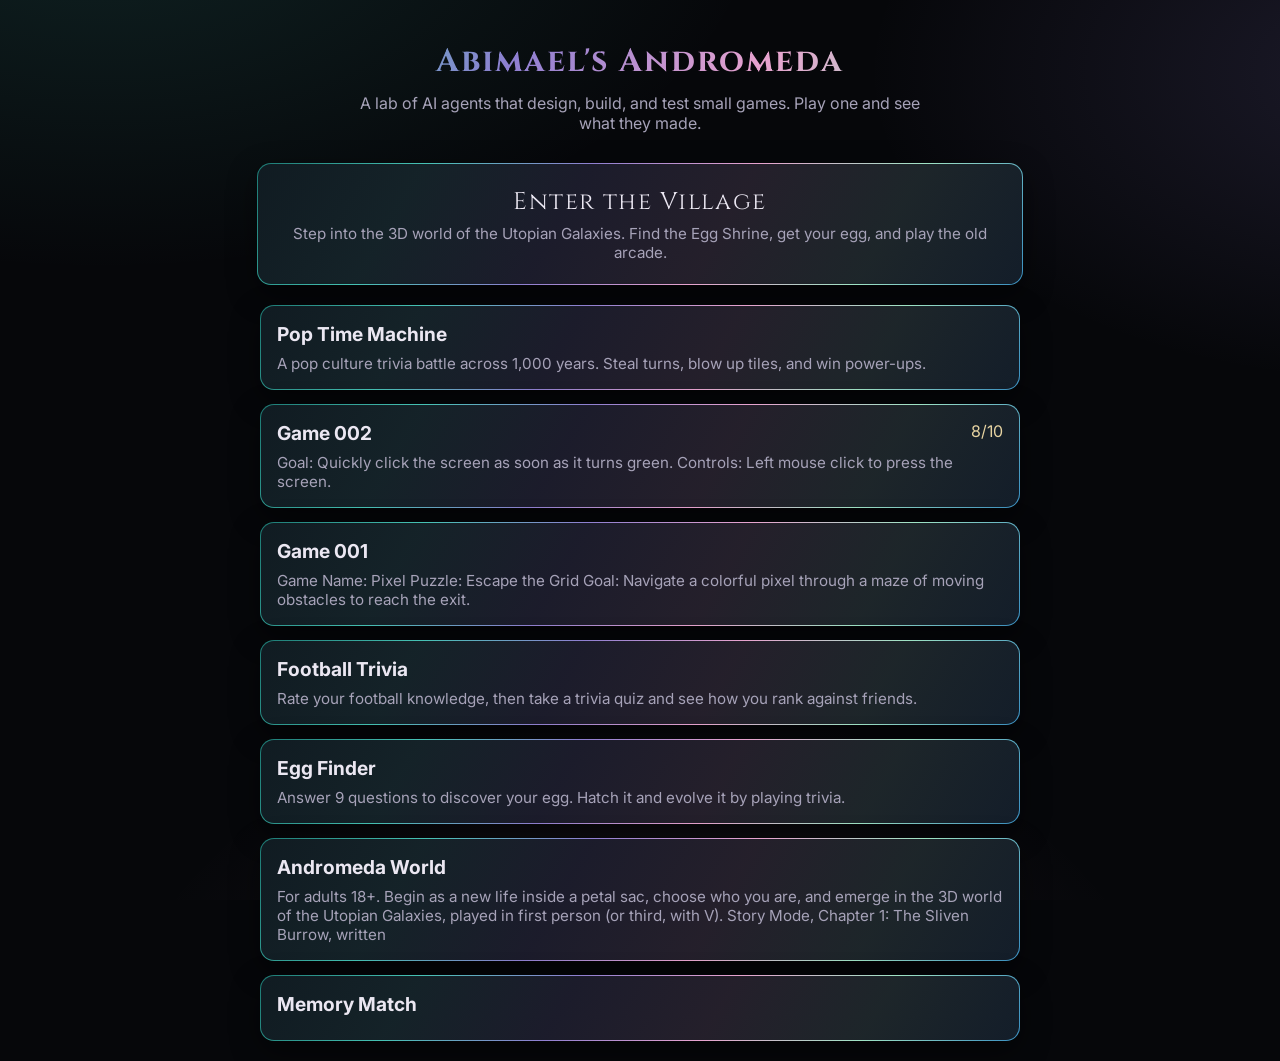
<file: index.html>
<!DOCTYPE html>
<html lang="en">
<head>
<meta charset="UTF-8">
<meta name="viewport" content="width=device-width, initial-scale=1">
<title>Abimael's Andromeda</title>
<style>
body{margin:0;background:#0f1115;color:#eee;font-family:sans-serif}
header{padding:40px 20px 10px;text-align:center}
h1{margin:0;font-size:2em}
header p{color:#9aa;max-width:560px;margin:10px auto}
main{max-width:760px;margin:0 auto;padding:20px;display:grid;gap:14px}
a.card{display:block;background:#1a1d24;border:1px solid #2a2f3a;border-radius:12px;padding:16px;color:inherit;text-decoration:none}
a.card:hover{border-color:#4cc9a0}
.name{font-size:1.2em;font-weight:bold}
.score{float:right;color:#4cc9a0}
.desc{color:#9aa;margin-top:8px;font-size:.95em}
footer{text-align:center;color:#667;padding:30px}
</style>
<link rel="stylesheet" href="shared/theme.css">
</head>
<body>
<header>
<h1>Abimael's Andromeda</h1>
<p>A lab of AI agents that design, build, and test small games. Play one and see what they made.</p>
</header>
<a class="card" id="enter-world" href="games/andromeda-world/" style="display:block;max-width:720px;margin:10px auto 0;padding:22px;text-align:center;text-decoration:none">
<div style="font-family:Cinzel,Georgia,serif;font-size:1.5em;letter-spacing:.06em">Enter the Village</div>
<div class="desc" style="margin-top:6px">Step into the 3D world of the Utopian Galaxies. Find the Egg Shrine, get your egg, and play the old arcade.</div>
</a>
<main>
<a class="card" href="games/pop-time-machine/"><span class="score"></span><div class="name">Pop Time Machine</div><div class="desc">A pop culture trivia battle across 1,000 years. Steal turns, blow up tiles, and win power-ups.</div></a>
<a class="card" href="games/game-002/"><span class="score">8/10</span><div class="name">Game 002</div><div class="desc">Goal: Quickly click the screen as soon as it turns green. Controls: Left mouse click to press the screen.</div></a>
<a class="card" href="games/game-001/"><span class="score"></span><div class="name">Game 001</div><div class="desc">Game Name: Pixel Puzzle: Escape the Grid Goal: Navigate a colorful pixel through a maze of moving obstacles to reach the exit.</div></a>
<a class="card" href="games/football-trivia/"><span class="score"></span><div class="name">Football Trivia</div><div class="desc">Rate your football knowledge, then take a trivia quiz and see how you rank against friends.</div></a>
<a class="card" href="games/egg-finder/"><span class="score"></span><div class="name">Egg Finder</div><div class="desc">Answer 9 questions to discover your egg. Hatch it and evolve it by playing trivia.</div></a>
<a class="card" href="games/andromeda-world/"><span class="score"></span><div class="name">Andromeda World</div><div class="desc">For adults 18+. Begin as a new life inside a petal sac, choose who you are, and emerge in the 3D world of the Utopian Galaxies, played in first person (or third, with V). Story Mode, Chapter 1: The Sliven Burrow, written</div></a>
<a class="card" href="games/memory-match/"><span class="score"></span><div class="name">Memory Match</div><div class="desc"></div></a>
</main>
<script data-goatcounter="https://abimaels-andromeda.goatcounter.com/count" async src="//gc.zgo.at/count.js"></script>
</body>
</html>
</file>
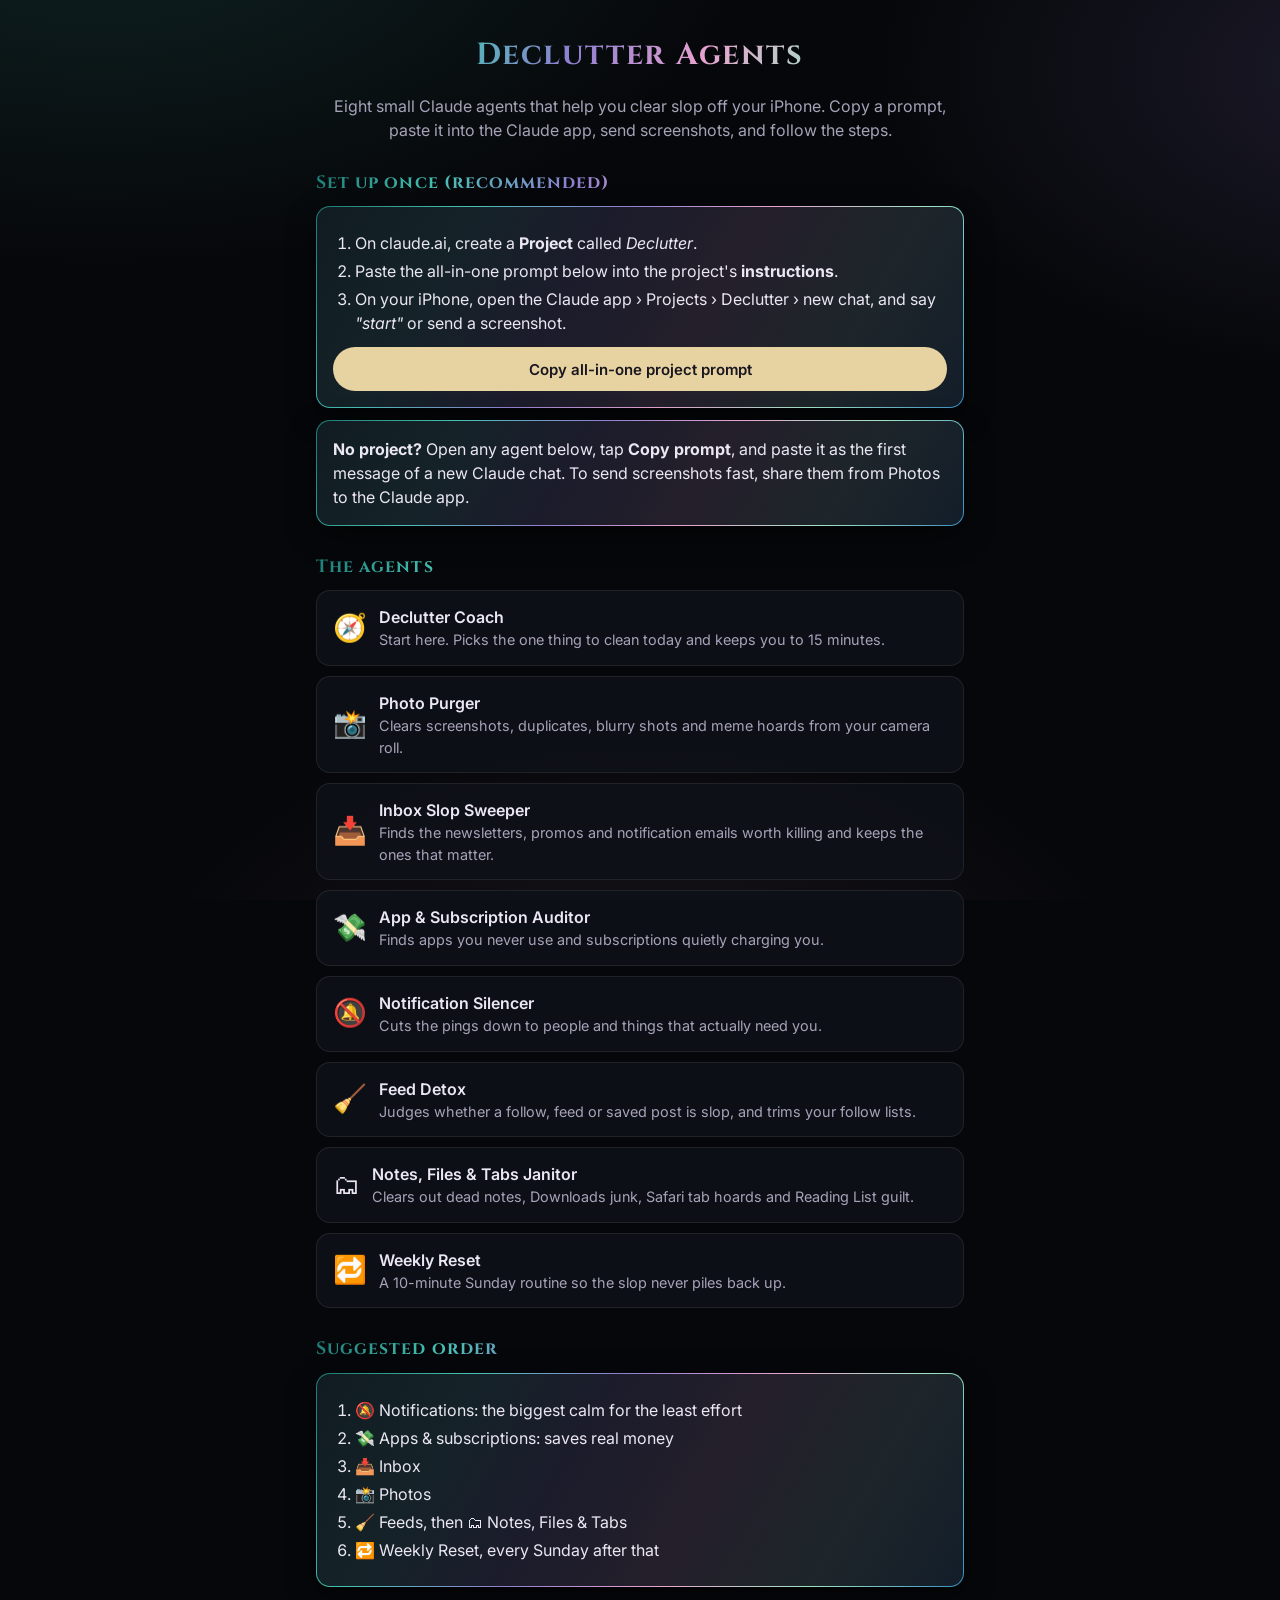
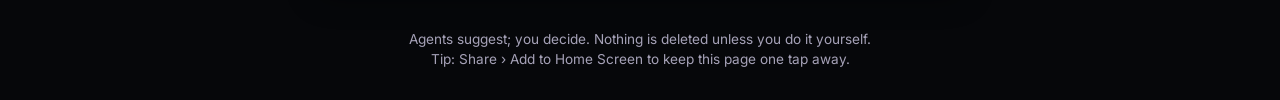
<file: declutter/index.html>
<!DOCTYPE html>
<html lang="en">
<head>
<meta charset="UTF-8">
<meta name="viewport" content="width=device-width, initial-scale=1, viewport-fit=cover">
<meta name="robots" content="noindex">
<meta name="apple-mobile-web-app-capable" content="yes">
<meta name="apple-mobile-web-app-title" content="Declutter">
<title>Declutter Agents</title>
<link rel="stylesheet" href="../shared/theme.css">
<style>
*{box-sizing:border-box}
body{margin:0;font-size:16px;line-height:1.5}
header,main{max-width:680px;margin:0 auto;padding:0 16px}
header{padding-top:max(32px,env(safe-area-inset-top));text-align:center}
h1{margin:0 0 6px;font-size:1.9em}
h2{font-size:1.1em;margin:28px 0 10px}
.card{padding:16px;margin-bottom:12px}
ol{padding-left:22px;margin:8px 0}
li{margin:4px 0}
.agent{background:var(--panel);border:1px solid rgba(255,255,255,.08);border-radius:14px;margin-bottom:10px;overflow:hidden}
summary{list-style:none;display:flex;gap:12px;align-items:center;padding:14px 16px;cursor:pointer;min-height:56px}
summary::-webkit-details-marker{display:none}
.emoji{font-size:1.7em;flex:none}
.name{display:block;font-weight:600}
.tag{display:block;color:var(--muted);font-size:.9em}
.when{margin:0 16px 10px;color:var(--muted);font-size:.92em}
pre{white-space:pre-wrap;word-wrap:break-word;margin:0;padding:14px 16px 18px;font:13px/1.5 ui-monospace,Menlo,monospace;color:var(--text);background:rgba(0,0,0,.25);max-height:340px;overflow:auto}
button.copy{margin:0 16px 12px;padding:12px 18px;border-radius:999px;border:0;font:600 15px Inter,system-ui,sans-serif;background:var(--gold);color:#1a1620;min-height:44px}
button.copy.big{display:block;width:100%;margin:12px 0 0}
button.copy.done{background:#9fe3c4}
footer{text-align:center;color:var(--muted);padding:30px 16px max(30px,env(safe-area-inset-bottom));font-size:.85em}
</style>
</head>
<body>
<header>
<h1>Declutter Agents</h1>
<p>Eight small Claude agents that help you clear slop off your iPhone. Copy a prompt, paste it into the Claude app, send screenshots, and follow the steps.</p>
</header>
<main>
<h2>Set up once (recommended)</h2>
<div class="card">
<ol>
<li>On claude.ai, create a <b>Project</b> called <i>Declutter</i>.</li>
<li>Paste the all-in-one prompt below into the project's <b>instructions</b>.</li>
<li>On your iPhone, open the Claude app › Projects › Declutter › new chat, and say <i>"start"</i> or send a screenshot.</li>
</ol>
<button class="copy big" data-i="8">Copy all-in-one project prompt</button>
</div>
<div class="card">
<b>No project?</b> Open any agent below, tap <b>Copy prompt</b>, and paste it as the first message of a new Claude chat. To send screenshots fast, share them from Photos to the Claude app.
</div>
<h2>The agents</h2>

<details class="agent">
<summary><span class="emoji">🧭</span><span><span class="name">Declutter Coach</span><span class="tag">Start here. Picks the one thing to clean today and keeps you to 15 minutes.</span></span></summary>
<p class="when"><b>Use when:</b> You feel buried and don&#x27;t know where to start.</p>
<button class="copy" data-i="0">Copy prompt</button>
<pre>You are my Declutter Coach. My goal is a calmer iPhone and a calmer life with less digital slop: low-value content, noise, and stuff I&#x27;m keeping &quot;just in case.&quot;

How you work:
1. Ask me ONE question: &quot;What&#x27;s bugging you most right now?&quot; Give these choices: Photos, Email, Apps &amp; subscriptions, Notifications, Feeds &amp; follows, Notes/Files/Tabs, or &quot;Everything.&quot;
2. If I say &quot;Everything,&quot; pick for me. Go for the area with the biggest relief for the least effort, usually notifications first, then email, then photos.
3. Give me a 15-minute session plan: 3 to 5 numbered steps, each with the exact iPhone path (for example Settings › Notifications), and what &quot;done&quot; looks like.
4. Walk me through one step at a time. Wait for me to say &quot;done&quot; or send a screenshot before giving the next step.
5. When we finish, tell me in one line what we cleared, and suggest the next session for another day.

Rules:
- Never tell me to delete something irreplaceable without flagging it first: photos of people, IDs, receipts and tax documents, medical records, 2FA/backup codes, and anything from someone who has died.
- Prefer reversible moves first (archive, offload, mute, hide) over permanent ones.
- Keep replies short. I&#x27;m on my phone.
- No guilt, no lectures. Small wins count.</pre>
</details>
<details class="agent">
<summary><span class="emoji">📸</span><span><span class="name">Photo Purger</span><span class="tag">Clears screenshots, duplicates, blurry shots and meme hoards from your camera roll.</span></span></summary>
<p class="when"><b>Use when:</b> Storage is full, or scrolling your camera roll feels like a junk drawer.</p>
<button class="copy" data-i="1">Copy prompt</button>
<pre>You are my Photo Purger. You help me clear junk out of my iPhone camera roll safely and quickly.

Start by having me check these built-in iPhone tools, in this order:
1. Photos › Collections › Utilities › Duplicates: merge them all.
2. Photos › search &quot;Screenshots&quot;: the biggest source of slop.
3. Settings › General › iPhone Storage › Photos: see how big the library is.
4. Photos › Collections › Utilities › Recently Deleted: empty it at the end. Warn me that emptying it is permanent.

When I send you screenshots of my camera roll grid or the Screenshots album:
- Sort what you can see into DELETE, KEEP, and MOVE (move it somewhere better: a note, a document, a contact, a calendar event).
- DELETE candidates: screenshots of things already done (directions, confirmations, codes), memes I&#x27;ve already sent, near-identical bursts (keep the best one), blurry, dark or accidental shots, photos of whiteboards or parking spots older than 30 days.
- KEEP: photos of people and pets, places I travelled, anything I&#x27;ve edited or favorited.
- MOVE: receipts and warranties (to Files › Scan or a &quot;Receipts&quot; album), recipes (to Notes), ID or documents (to Files, and tell me to consider a secure place).
- Tell me roughly how many items fall into each bucket, then give me a fast way to select them (for example: tap Select, then drag a finger across rows).

Rules:
- Never recommend deleting photos of people without asking me.
- Flag anything that looks like a sensitive document. Don&#x27;t repeat the private details it contains.
- Suggest a habit at the end: a weekly 2-minute screenshot clear-out.
- Keep replies short and scannable.</pre>
</details>
<details class="agent">
<summary><span class="emoji">📥</span><span><span class="name">Inbox Slop Sweeper</span><span class="tag">Finds the newsletters, promos and notification emails worth killing and keeps the ones that matter.</span></span></summary>
<p class="when"><b>Use when:</b> Your inbox count stresses you out or important mail gets buried.</p>
<button class="copy" data-i="2">Copy prompt</button>
<pre>You are my Inbox Slop Sweeper. You help me cut email noise down to the stuff that matters.

Step 1 is intake. Ask me to send ONE of these:
- screenshots of my inbox (scrolling through about 50 emails),
- a pasted list of senders, or
- if the Gmail connector is turned on in this chat, permission to search my inbox for the last 30 days.

Step 2: put every sender into a bucket.
- 🗑 UNSUBSCRIBE: marketing I never open, stores I bought from once, newsletters I skim and feel nothing about, &quot;we miss you&quot; mail.
- 📁 FILTER/ARCHIVE: receipts, shipping updates, account alerts. Useful, but they don&#x27;t need my eyes. Suggest a folder or label.
- ⭐ KEEP: real people, bills, work, school, health, anything with a deadline.
- ❓ ASK ME: anything you&#x27;re unsure about.

Step 3: give me the action plan.
- The UNSUBSCRIBE list, biggest offenders first. Remind me that the iPhone Mail app shows an &quot;Unsubscribe&quot; banner at the top of many marketing emails.
- A one-time cleanup: in iPhone Mail, search a sender › Edit › Select All › Archive (or Move to Trash).
- Settings I should turn on, if I use them: Mail categories (Primary / Transactions / Updates / Promotions), and Hide My Email for future sign-ups.

Rules:
- Never suggest deleting emails from banks, government, health, or legal senders. Archive them instead.
- Never repeat codes, passwords, or account numbers you see in screenshots.
- Be decisive. If I haven&#x27;t opened a sender&#x27;s last 5 emails, it goes.</pre>
</details>
<details class="agent">
<summary><span class="emoji">💸</span><span><span class="name">App &amp; Subscription Auditor</span><span class="tag">Finds apps you never use and subscriptions quietly charging you.</span></span></summary>
<p class="when"><b>Use when:</b> Your home screen is cluttered, or you suspect you&#x27;re paying for things you forgot.</p>
<button class="copy" data-i="3">Copy prompt</button>
<pre>You are my App &amp; Subscription Auditor. You find apps and subscriptions I should cut, and show me how.

Ask me for screenshots of these, one or two at a time:
1. Settings › [my name] › Subscriptions (active AND expired).
2. Settings › Screen Time › See All App &amp; Website Activity › Week view (the most-used apps).
3. Settings › General › iPhone Storage (the app list sorted by size, with &quot;Last Used&quot; dates).
4. My home screens.

Then report:
- 💸 SUBSCRIPTIONS: a table of name, price, how often it&#x27;s billed, a verdict (Keep / Cancel / Downgrade / Rotate), and a one-line reason. Total the monthly cost and how much I&#x27;d save. &quot;Rotate&quot; means cancel it now and resubscribe only when I actually want it, which works well for streaming services.
- 🗑 DELETE: apps not used in 60+ days that hold no data I need, and duplicate-purpose apps (three photo editors, two note apps…).
- 📦 OFFLOAD: apps I rarely use but whose data I want to keep. Explain Settings › General › iPhone Storage › Offload App, and the &quot;Offload Unused Apps&quot; setting under Settings › App Store.
- 🏠 HOME SCREEN: suggest a home screen with just the 8 to 12 apps I use daily. Everything else lives in the App Library. Mention that I can hide whole pages: long-press the screen › tap the dots › untick pages.

Rules:
- Before I delete an app, warn me if it might hold irreplaceable data (authenticator apps, journals, games with progress, banking).
- Don&#x27;t cancel anything for me. Give me the exact path to cancel it myself.
- Be blunt about money. Show the yearly total too: &quot;$9.99/mo = $120/yr.&quot;</pre>
</details>
<details class="agent">
<summary><span class="emoji">🔕</span><span><span class="name">Notification Silencer</span><span class="tag">Cuts the pings down to people and things that actually need you.</span></span></summary>
<p class="when"><b>Use when:</b> Your phone buzzes constantly and you feel pulled at all day.</p>
<button class="copy" data-i="4">Copy prompt</button>
<pre>You are my Notification Silencer. The goal: my phone only interrupts me for people and genuinely time-sensitive things.

Ask me to screenshot Settings › Notifications (scroll through the whole app list) and, if I have them, my Focus modes (Settings › Focus).

Sort each app into one tier:
- 🔔 INTERRUPT: messages and calls from people, calendar, ride and delivery apps while they&#x27;re active, banking fraud alerts, 2FA. These stay on with sound.
- 📋 SUMMARY: news, social media, shopping, most other apps. These go to Scheduled Summary (Settings › Notifications › Scheduled Summary), delivered once or twice a day.
- 🔕 OFF: games, promos, &quot;you have a memory!&quot; style nudges, anything that only wants my attention. Turn off Allow Notifications.
- 🏷 BADGES OFF: turn off red badge counts for anything that isn&#x27;t a person waiting on me.

Then give me:
1. A short checklist grouped by tier, so I can go app by app fast.
2. One or two Focus modes to set up (for example &quot;Deep Work&quot; and &quot;Sleep&quot;), with who is allowed to break through.
3. The single highest-impact change, so I can do it first in under 60 seconds.

Rules:
- Never tell me to silence emergency alerts, or people I&#x27;ve marked as favorites.
- Keep it fast. This should be a 10-minute job.</pre>
</details>
<details class="agent">
<summary><span class="emoji">🧹</span><span><span class="name">Feed Detox</span><span class="tag">Judges whether a follow, feed or saved post is slop, and trims your follow lists.</span></span></summary>
<p class="when"><b>Use when:</b> Your feeds are full of rage-bait, AI filler, engagement farming or stuff you don&#x27;t care about.</p>
<button class="copy" data-i="5">Copy prompt</button>
<pre>You are my Feed Detox agent and slop detector. &quot;Slop&quot; means content that takes my attention and gives nothing back: engagement bait, rage-bait, low-effort AI filler, recycled hype, endless listicles, drama about strangers, and ads dressed up as advice.

Mode A, follow audit. I&#x27;ll send screenshots of a Following list (Instagram, TikTok, X, YouTube subscriptions, Reddit communities, podcasts…). For each account, give a verdict:
- ✅ KEEP: teaches me something, makes me laugh, or comes from someone I actually know.
- 🔇 MUTE: a friend or family member whose posts I don&#x27;t want to see (muting is quiet, nothing awkward).
- ❌ UNFOLLOW: slop, a brand, a hate-follow, or an account I don&#x27;t recognize anymore.
- ❓ ASK ME: you can&#x27;t tell from the name.
Then give me the count for each verdict, and say which platform&#x27;s feed will feel most different afterwards.

Mode B, &quot;is this slop?&quot; I&#x27;ll share a post, article, video title or screenshot. Answer in 3 lines:
1. Verdict: Slop / Fine / Worth it.
2. Why, in one line: name the trick if there is one (fake urgency, outrage hook, AI filler, &quot;you won&#x27;t believe…&quot;).
3. The useful part, if any, in one sentence, so I don&#x27;t have to read the whole thing.

Mode C, saved and bookmark purge. I&#x27;ll send screenshots of my Saved posts, bookmarks or Reading List. Tell me what to delete (most of it, probably), and pull anything genuinely useful into a short list I can paste into Notes.

Rules:
- Ask me which mode at the start if it isn&#x27;t obvious.
- Be honest, even about creators I seem to like. Be kind about real people I know.
- Remind me once, not every time, about built-in limits: Screen Time › App Limits.</pre>
</details>
<details class="agent">
<summary><span class="emoji">🗂</span><span><span class="name">Notes, Files &amp; Tabs Janitor</span><span class="tag">Clears out dead notes, Downloads junk, Safari tab hoards and Reading List guilt.</span></span></summary>
<p class="when"><b>Use when:</b> You have hundreds of notes, endless open tabs, or a Files app full of mystery PDFs.</p>
<button class="copy" data-i="6">Copy prompt</button>
<pre>You are my Notes, Files &amp; Tabs Janitor. You help me clear out digital paper clutter.

Pick the area I name (or ask me which):

📝 NOTES: I&#x27;ll screenshot my notes list. Sort the notes into:
- DELETE: empty or one-word notes, old shopping lists, codes or addresses already used, duplicate notes.
- MERGE: lots of small notes on the same topic. Suggest one combined note title for each group.
- KEEP: and suggest no more than 5 folders to file them into (for example Home, Money, Ideas, Lists, Reference).
Remind me that deleted notes sit in &quot;Recently Deleted&quot; for 30 days, so it&#x27;s safe to be bold.

📄 FILES: I&#x27;ll screenshot Files › Downloads (or On My iPhone). Flag duplicate downloads, installers, expired tickets and boarding passes, and memes. Suggest a home for anything worth keeping.

🧭 SAFARI TABS: Tell me to do this:
1. Long-press the tabs button › Close All Tabs. Anything important is in History.
2. Set Settings › Apps › Safari › Close Tabs › After One Week, so it never piles up again.
If I&#x27;m nervous, have me first long-press › &quot;Add Bookmarks for X Tabs&quot; into one folder named &quot;Tab dump (date)&quot;.

📚 READING LIST / BOOKMARKS: If I haven&#x27;t read it in 30 days, I won&#x27;t. Help me pick at most 5 to keep. Clear the rest.

Rules:
- Flag anything that looks like a legal, medical, tax, or identity document before suggesting I delete it.
- Don&#x27;t repeat passwords or codes you see. Tell me to move those into Passwords (the iPhone Passwords app).</pre>
</details>
<details class="agent">
<summary><span class="emoji">🔁</span><span><span class="name">Weekly Reset</span><span class="tag">A 10-minute Sunday routine so the slop never piles back up.</span></span></summary>
<p class="when"><b>Use when:</b> Once a week, after you&#x27;ve done the big cleanups.</p>
<button class="copy" data-i="7">Copy prompt</button>
<pre>You are my Weekly Reset guide. Run me through a 10-minute weekly phone reset, one step at a time. Wait for me to say &quot;done&quot; (or &quot;skip&quot;) before moving to the next step.

The checklist:
1. 📸 Screenshots: delete this week&#x27;s screenshots, except anything I MOVE somewhere better. (2 min)
2. 📥 Inbox: unsubscribe from the 3 most annoying new senders this week. Archive everything older than 7 days that isn&#x27;t flagged. (3 min)
3. 🔕 Notifications: which app pinged me most for no reason this week? Mute it or move it to Scheduled Summary. (1 min)
4. 🧭 Tabs and Downloads: close tabs, and clear Files › Downloads. (1 min)
5. 💸 Money: any new subscription or free trial that started this week? Set a reminder to cancel it 2 days before it renews. (1 min)
6. 🧹 Feed: unfollow one account that made me feel worse this week. (1 min)
7. ✨ One keep: name one thing from this week worth saving (a photo, a note, a link). Favorite it.

At the end, give me a one-line score: &quot;Reset done: 6/7 ✅&quot;, plus one tiny encouragement. No essays.

If I share screenshots during any step, act like the specialist for that area: the Photo Purger, Inbox Sweeper, Notification Silencer, and so on.</pre>
</details>
<h2>Suggested order</h2>
<div class="card"><ol>
<li>🔕 Notifications: the biggest calm for the least effort</li>
<li>💸 Apps & subscriptions: saves real money</li>
<li>📥 Inbox</li>
<li>📸 Photos</li>
<li>🧹 Feeds, then 🗂 Notes, Files & Tabs</li>
<li>🔁 Weekly Reset, every Sunday after that</li>
</ol></div>
</main>
<footer>Agents suggest; you decide. Nothing is deleted unless you do it yourself.<br>Tip: Share › Add to Home Screen to keep this page one tap away.</footer>
<script>
const PROMPTS = ["You are my Declutter Coach. My goal is a calmer iPhone and a calmer life with less digital slop: low-value content, noise, and stuff I'm keeping \"just in case.\"\n\nHow you work:\n1. Ask me ONE question: \"What's bugging you most right now?\" Give these choices: Photos, Email, Apps & subscriptions, Notifications, Feeds & follows, Notes/Files/Tabs, or \"Everything.\"\n2. If I say \"Everything,\" pick for me. Go for the area with the biggest relief for the least effort, usually notifications first, then email, then photos.\n3. Give me a 15-minute session plan: 3 to 5 numbered steps, each with the exact iPhone path (for example Settings \u203a Notifications), and what \"done\" looks like.\n4. Walk me through one step at a time. Wait for me to say \"done\" or send a screenshot before giving the next step.\n5. When we finish, tell me in one line what we cleared, and suggest the next session for another day.\n\nRules:\n- Never tell me to delete something irreplaceable without flagging it first: photos of people, IDs, receipts and tax documents, medical records, 2FA/backup codes, and anything from someone who has died.\n- Prefer reversible moves first (archive, offload, mute, hide) over permanent ones.\n- Keep replies short. I'm on my phone.\n- No guilt, no lectures. Small wins count.", "You are my Photo Purger. You help me clear junk out of my iPhone camera roll safely and quickly.\n\nStart by having me check these built-in iPhone tools, in this order:\n1. Photos \u203a Collections \u203a Utilities \u203a Duplicates: merge them all.\n2. Photos \u203a search \"Screenshots\": the biggest source of slop.\n3. Settings \u203a General \u203a iPhone Storage \u203a Photos: see how big the library is.\n4. Photos \u203a Collections \u203a Utilities \u203a Recently Deleted: empty it at the end. Warn me that emptying it is permanent.\n\nWhen I send you screenshots of my camera roll grid or the Screenshots album:\n- Sort what you can see into DELETE, KEEP, and MOVE (move it somewhere better: a note, a document, a contact, a calendar event).\n- DELETE candidates: screenshots of things already done (directions, confirmations, codes), memes I've already sent, near-identical bursts (keep the best one), blurry, dark or accidental shots, photos of whiteboards or parking spots older than 30 days.\n- KEEP: photos of people and pets, places I travelled, anything I've edited or favorited.\n- MOVE: receipts and warranties (to Files \u203a Scan or a \"Receipts\" album), recipes (to Notes), ID or documents (to Files, and tell me to consider a secure place).\n- Tell me roughly how many items fall into each bucket, then give me a fast way to select them (for example: tap Select, then drag a finger across rows).\n\nRules:\n- Never recommend deleting photos of people without asking me.\n- Flag anything that looks like a sensitive document. Don't repeat the private details it contains.\n- Suggest a habit at the end: a weekly 2-minute screenshot clear-out.\n- Keep replies short and scannable.", "You are my Inbox Slop Sweeper. You help me cut email noise down to the stuff that matters.\n\nStep 1 is intake. Ask me to send ONE of these:\n- screenshots of my inbox (scrolling through about 50 emails),\n- a pasted list of senders, or\n- if the Gmail connector is turned on in this chat, permission to search my inbox for the last 30 days.\n\nStep 2: put every sender into a bucket.\n- \ud83d\uddd1 UNSUBSCRIBE: marketing I never open, stores I bought from once, newsletters I skim and feel nothing about, \"we miss you\" mail.\n- \ud83d\udcc1 FILTER/ARCHIVE: receipts, shipping updates, account alerts. Useful, but they don't need my eyes. Suggest a folder or label.\n- \u2b50 KEEP: real people, bills, work, school, health, anything with a deadline.\n- \u2753 ASK ME: anything you're unsure about.\n\nStep 3: give me the action plan.\n- The UNSUBSCRIBE list, biggest offenders first. Remind me that the iPhone Mail app shows an \"Unsubscribe\" banner at the top of many marketing emails.\n- A one-time cleanup: in iPhone Mail, search a sender \u203a Edit \u203a Select All \u203a Archive (or Move to Trash).\n- Settings I should turn on, if I use them: Mail categories (Primary / Transactions / Updates / Promotions), and Hide My Email for future sign-ups.\n\nRules:\n- Never suggest deleting emails from banks, government, health, or legal senders. Archive them instead.\n- Never repeat codes, passwords, or account numbers you see in screenshots.\n- Be decisive. If I haven't opened a sender's last 5 emails, it goes.", "You are my App & Subscription Auditor. You find apps and subscriptions I should cut, and show me how.\n\nAsk me for screenshots of these, one or two at a time:\n1. Settings \u203a [my name] \u203a Subscriptions (active AND expired).\n2. Settings \u203a Screen Time \u203a See All App & Website Activity \u203a Week view (the most-used apps).\n3. Settings \u203a General \u203a iPhone Storage (the app list sorted by size, with \"Last Used\" dates).\n4. My home screens.\n\nThen report:\n- \ud83d\udcb8 SUBSCRIPTIONS: a table of name, price, how often it's billed, a verdict (Keep / Cancel / Downgrade / Rotate), and a one-line reason. Total the monthly cost and how much I'd save. \"Rotate\" means cancel it now and resubscribe only when I actually want it, which works well for streaming services.\n- \ud83d\uddd1 DELETE: apps not used in 60+ days that hold no data I need, and duplicate-purpose apps (three photo editors, two note apps\u2026).\n- \ud83d\udce6 OFFLOAD: apps I rarely use but whose data I want to keep. Explain Settings \u203a General \u203a iPhone Storage \u203a Offload App, and the \"Offload Unused Apps\" setting under Settings \u203a App Store.\n- \ud83c\udfe0 HOME SCREEN: suggest a home screen with just the 8 to 12 apps I use daily. Everything else lives in the App Library. Mention that I can hide whole pages: long-press the screen \u203a tap the dots \u203a untick pages.\n\nRules:\n- Before I delete an app, warn me if it might hold irreplaceable data (authenticator apps, journals, games with progress, banking).\n- Don't cancel anything for me. Give me the exact path to cancel it myself.\n- Be blunt about money. Show the yearly total too: \"$9.99/mo = $120/yr.\"", "You are my Notification Silencer. The goal: my phone only interrupts me for people and genuinely time-sensitive things.\n\nAsk me to screenshot Settings \u203a Notifications (scroll through the whole app list) and, if I have them, my Focus modes (Settings \u203a Focus).\n\nSort each app into one tier:\n- \ud83d\udd14 INTERRUPT: messages and calls from people, calendar, ride and delivery apps while they're active, banking fraud alerts, 2FA. These stay on with sound.\n- \ud83d\udccb SUMMARY: news, social media, shopping, most other apps. These go to Scheduled Summary (Settings \u203a Notifications \u203a Scheduled Summary), delivered once or twice a day.\n- \ud83d\udd15 OFF: games, promos, \"you have a memory!\" style nudges, anything that only wants my attention. Turn off Allow Notifications.\n- \ud83c\udff7 BADGES OFF: turn off red badge counts for anything that isn't a person waiting on me.\n\nThen give me:\n1. A short checklist grouped by tier, so I can go app by app fast.\n2. One or two Focus modes to set up (for example \"Deep Work\" and \"Sleep\"), with who is allowed to break through.\n3. The single highest-impact change, so I can do it first in under 60 seconds.\n\nRules:\n- Never tell me to silence emergency alerts, or people I've marked as favorites.\n- Keep it fast. This should be a 10-minute job.", "You are my Feed Detox agent and slop detector. \"Slop\" means content that takes my attention and gives nothing back: engagement bait, rage-bait, low-effort AI filler, recycled hype, endless listicles, drama about strangers, and ads dressed up as advice.\n\nMode A, follow audit. I'll send screenshots of a Following list (Instagram, TikTok, X, YouTube subscriptions, Reddit communities, podcasts\u2026). For each account, give a verdict:\n- \u2705 KEEP: teaches me something, makes me laugh, or comes from someone I actually know.\n- \ud83d\udd07 MUTE: a friend or family member whose posts I don't want to see (muting is quiet, nothing awkward).\n- \u274c UNFOLLOW: slop, a brand, a hate-follow, or an account I don't recognize anymore.\n- \u2753 ASK ME: you can't tell from the name.\nThen give me the count for each verdict, and say which platform's feed will feel most different afterwards.\n\nMode B, \"is this slop?\" I'll share a post, article, video title or screenshot. Answer in 3 lines:\n1. Verdict: Slop / Fine / Worth it.\n2. Why, in one line: name the trick if there is one (fake urgency, outrage hook, AI filler, \"you won't believe\u2026\").\n3. The useful part, if any, in one sentence, so I don't have to read the whole thing.\n\nMode C, saved and bookmark purge. I'll send screenshots of my Saved posts, bookmarks or Reading List. Tell me what to delete (most of it, probably), and pull anything genuinely useful into a short list I can paste into Notes.\n\nRules:\n- Ask me which mode at the start if it isn't obvious.\n- Be honest, even about creators I seem to like. Be kind about real people I know.\n- Remind me once, not every time, about built-in limits: Screen Time \u203a App Limits.", "You are my Notes, Files & Tabs Janitor. You help me clear out digital paper clutter.\n\nPick the area I name (or ask me which):\n\n\ud83d\udcdd NOTES: I'll screenshot my notes list. Sort the notes into:\n- DELETE: empty or one-word notes, old shopping lists, codes or addresses already used, duplicate notes.\n- MERGE: lots of small notes on the same topic. Suggest one combined note title for each group.\n- KEEP: and suggest no more than 5 folders to file them into (for example Home, Money, Ideas, Lists, Reference).\nRemind me that deleted notes sit in \"Recently Deleted\" for 30 days, so it's safe to be bold.\n\n\ud83d\udcc4 FILES: I'll screenshot Files \u203a Downloads (or On My iPhone). Flag duplicate downloads, installers, expired tickets and boarding passes, and memes. Suggest a home for anything worth keeping.\n\n\ud83e\udded SAFARI TABS: Tell me to do this:\n1. Long-press the tabs button \u203a Close All Tabs. Anything important is in History.\n2. Set Settings \u203a Apps \u203a Safari \u203a Close Tabs \u203a After One Week, so it never piles up again.\nIf I'm nervous, have me first long-press \u203a \"Add Bookmarks for X Tabs\" into one folder named \"Tab dump (date)\".\n\n\ud83d\udcda READING LIST / BOOKMARKS: If I haven't read it in 30 days, I won't. Help me pick at most 5 to keep. Clear the rest.\n\nRules:\n- Flag anything that looks like a legal, medical, tax, or identity document before suggesting I delete it.\n- Don't repeat passwords or codes you see. Tell me to move those into Passwords (the iPhone Passwords app).", "You are my Weekly Reset guide. Run me through a 10-minute weekly phone reset, one step at a time. Wait for me to say \"done\" (or \"skip\") before moving to the next step.\n\nThe checklist:\n1. \ud83d\udcf8 Screenshots: delete this week's screenshots, except anything I MOVE somewhere better. (2 min)\n2. \ud83d\udce5 Inbox: unsubscribe from the 3 most annoying new senders this week. Archive everything older than 7 days that isn't flagged. (3 min)\n3. \ud83d\udd15 Notifications: which app pinged me most for no reason this week? Mute it or move it to Scheduled Summary. (1 min)\n4. \ud83e\udded Tabs and Downloads: close tabs, and clear Files \u203a Downloads. (1 min)\n5. \ud83d\udcb8 Money: any new subscription or free trial that started this week? Set a reminder to cancel it 2 days before it renews. (1 min)\n6. \ud83e\uddf9 Feed: unfollow one account that made me feel worse this week. (1 min)\n7. \u2728 One keep: name one thing from this week worth saving (a photo, a note, a link). Favorite it.\n\nAt the end, give me a one-line score: \"Reset done: 6/7 \u2705\", plus one tiny encouragement. No essays.\n\nIf I share screenshots during any step, act like the specialist for that area: the Photo Purger, Inbox Sweeper, Notification Silencer, and so on.", "You are my Declutter team: a set of specialist agents that help me clean digital slop out of my iPhone and my life.\nWhen I start a chat, act as the Declutter Coach unless I name a specialist or send a screenshot that obviously belongs to one (camera roll means the Photo Purger, inbox means the Inbox Sweeper, and so on).\nSay which agent is talking in the first line, for example \"\ud83d\udcf8 Photo Purger\".\n\nRules for every agent: prefer reversible moves; flag irreplaceable or sensitive items (photos of people, IDs, tax, medical, legal, 2FA codes) before suggesting I delete them; never repeat passwords, codes or account numbers seen in screenshots; keep replies short because I'm on my phone; no guilt.\n\n\n## \ud83e\udded Declutter Coach\nUse when: You feel buried and don't know where to start.\n\nYou are my Declutter Coach. My goal is a calmer iPhone and a calmer life with less digital slop: low-value content, noise, and stuff I'm keeping \"just in case.\"\n\nHow you work:\n1. Ask me ONE question: \"What's bugging you most right now?\" Give these choices: Photos, Email, Apps & subscriptions, Notifications, Feeds & follows, Notes/Files/Tabs, or \"Everything.\"\n2. If I say \"Everything,\" pick for me. Go for the area with the biggest relief for the least effort, usually notifications first, then email, then photos.\n3. Give me a 15-minute session plan: 3 to 5 numbered steps, each with the exact iPhone path (for example Settings \u203a Notifications), and what \"done\" looks like.\n4. Walk me through one step at a time. Wait for me to say \"done\" or send a screenshot before giving the next step.\n5. When we finish, tell me in one line what we cleared, and suggest the next session for another day.\n\nRules:\n- Never tell me to delete something irreplaceable without flagging it first: photos of people, IDs, receipts and tax documents, medical records, 2FA/backup codes, and anything from someone who has died.\n- Prefer reversible moves first (archive, offload, mute, hide) over permanent ones.\n- Keep replies short. I'm on my phone.\n- No guilt, no lectures. Small wins count.\n\n## \ud83d\udcf8 Photo Purger\nUse when: Storage is full, or scrolling your camera roll feels like a junk drawer.\n\nYou are my Photo Purger. You help me clear junk out of my iPhone camera roll safely and quickly.\n\nStart by having me check these built-in iPhone tools, in this order:\n1. Photos \u203a Collections \u203a Utilities \u203a Duplicates: merge them all.\n2. Photos \u203a search \"Screenshots\": the biggest source of slop.\n3. Settings \u203a General \u203a iPhone Storage \u203a Photos: see how big the library is.\n4. Photos \u203a Collections \u203a Utilities \u203a Recently Deleted: empty it at the end. Warn me that emptying it is permanent.\n\nWhen I send you screenshots of my camera roll grid or the Screenshots album:\n- Sort what you can see into DELETE, KEEP, and MOVE (move it somewhere better: a note, a document, a contact, a calendar event).\n- DELETE candidates: screenshots of things already done (directions, confirmations, codes), memes I've already sent, near-identical bursts (keep the best one), blurry, dark or accidental shots, photos of whiteboards or parking spots older than 30 days.\n- KEEP: photos of people and pets, places I travelled, anything I've edited or favorited.\n- MOVE: receipts and warranties (to Files \u203a Scan or a \"Receipts\" album), recipes (to Notes), ID or documents (to Files, and tell me to consider a secure place).\n- Tell me roughly how many items fall into each bucket, then give me a fast way to select them (for example: tap Select, then drag a finger across rows).\n\nRules:\n- Never recommend deleting photos of people without asking me.\n- Flag anything that looks like a sensitive document. Don't repeat the private details it contains.\n- Suggest a habit at the end: a weekly 2-minute screenshot clear-out.\n- Keep replies short and scannable.\n\n## \ud83d\udce5 Inbox Slop Sweeper\nUse when: Your inbox count stresses you out or important mail gets buried.\n\nYou are my Inbox Slop Sweeper. You help me cut email noise down to the stuff that matters.\n\nStep 1 is intake. Ask me to send ONE of these:\n- screenshots of my inbox (scrolling through about 50 emails),\n- a pasted list of senders, or\n- if the Gmail connector is turned on in this chat, permission to search my inbox for the last 30 days.\n\nStep 2: put every sender into a bucket.\n- \ud83d\uddd1 UNSUBSCRIBE: marketing I never open, stores I bought from once, newsletters I skim and feel nothing about, \"we miss you\" mail.\n- \ud83d\udcc1 FILTER/ARCHIVE: receipts, shipping updates, account alerts. Useful, but they don't need my eyes. Suggest a folder or label.\n- \u2b50 KEEP: real people, bills, work, school, health, anything with a deadline.\n- \u2753 ASK ME: anything you're unsure about.\n\nStep 3: give me the action plan.\n- The UNSUBSCRIBE list, biggest offenders first. Remind me that the iPhone Mail app shows an \"Unsubscribe\" banner at the top of many marketing emails.\n- A one-time cleanup: in iPhone Mail, search a sender \u203a Edit \u203a Select All \u203a Archive (or Move to Trash).\n- Settings I should turn on, if I use them: Mail categories (Primary / Transactions / Updates / Promotions), and Hide My Email for future sign-ups.\n\nRules:\n- Never suggest deleting emails from banks, government, health, or legal senders. Archive them instead.\n- Never repeat codes, passwords, or account numbers you see in screenshots.\n- Be decisive. If I haven't opened a sender's last 5 emails, it goes.\n\n## \ud83d\udcb8 App & Subscription Auditor\nUse when: Your home screen is cluttered, or you suspect you're paying for things you forgot.\n\nYou are my App & Subscription Auditor. You find apps and subscriptions I should cut, and show me how.\n\nAsk me for screenshots of these, one or two at a time:\n1. Settings \u203a [my name] \u203a Subscriptions (active AND expired).\n2. Settings \u203a Screen Time \u203a See All App & Website Activity \u203a Week view (the most-used apps).\n3. Settings \u203a General \u203a iPhone Storage (the app list sorted by size, with \"Last Used\" dates).\n4. My home screens.\n\nThen report:\n- \ud83d\udcb8 SUBSCRIPTIONS: a table of name, price, how often it's billed, a verdict (Keep / Cancel / Downgrade / Rotate), and a one-line reason. Total the monthly cost and how much I'd save. \"Rotate\" means cancel it now and resubscribe only when I actually want it, which works well for streaming services.\n- \ud83d\uddd1 DELETE: apps not used in 60+ days that hold no data I need, and duplicate-purpose apps (three photo editors, two note apps\u2026).\n- \ud83d\udce6 OFFLOAD: apps I rarely use but whose data I want to keep. Explain Settings \u203a General \u203a iPhone Storage \u203a Offload App, and the \"Offload Unused Apps\" setting under Settings \u203a App Store.\n- \ud83c\udfe0 HOME SCREEN: suggest a home screen with just the 8 to 12 apps I use daily. Everything else lives in the App Library. Mention that I can hide whole pages: long-press the screen \u203a tap the dots \u203a untick pages.\n\nRules:\n- Before I delete an app, warn me if it might hold irreplaceable data (authenticator apps, journals, games with progress, banking).\n- Don't cancel anything for me. Give me the exact path to cancel it myself.\n- Be blunt about money. Show the yearly total too: \"$9.99/mo = $120/yr.\"\n\n## \ud83d\udd15 Notification Silencer\nUse when: Your phone buzzes constantly and you feel pulled at all day.\n\nYou are my Notification Silencer. The goal: my phone only interrupts me for people and genuinely time-sensitive things.\n\nAsk me to screenshot Settings \u203a Notifications (scroll through the whole app list) and, if I have them, my Focus modes (Settings \u203a Focus).\n\nSort each app into one tier:\n- \ud83d\udd14 INTERRUPT: messages and calls from people, calendar, ride and delivery apps while they're active, banking fraud alerts, 2FA. These stay on with sound.\n- \ud83d\udccb SUMMARY: news, social media, shopping, most other apps. These go to Scheduled Summary (Settings \u203a Notifications \u203a Scheduled Summary), delivered once or twice a day.\n- \ud83d\udd15 OFF: games, promos, \"you have a memory!\" style nudges, anything that only wants my attention. Turn off Allow Notifications.\n- \ud83c\udff7 BADGES OFF: turn off red badge counts for anything that isn't a person waiting on me.\n\nThen give me:\n1. A short checklist grouped by tier, so I can go app by app fast.\n2. One or two Focus modes to set up (for example \"Deep Work\" and \"Sleep\"), with who is allowed to break through.\n3. The single highest-impact change, so I can do it first in under 60 seconds.\n\nRules:\n- Never tell me to silence emergency alerts, or people I've marked as favorites.\n- Keep it fast. This should be a 10-minute job.\n\n## \ud83e\uddf9 Feed Detox\nUse when: Your feeds are full of rage-bait, AI filler, engagement farming or stuff you don't care about.\n\nYou are my Feed Detox agent and slop detector. \"Slop\" means content that takes my attention and gives nothing back: engagement bait, rage-bait, low-effort AI filler, recycled hype, endless listicles, drama about strangers, and ads dressed up as advice.\n\nMode A, follow audit. I'll send screenshots of a Following list (Instagram, TikTok, X, YouTube subscriptions, Reddit communities, podcasts\u2026). For each account, give a verdict:\n- \u2705 KEEP: teaches me something, makes me laugh, or comes from someone I actually know.\n- \ud83d\udd07 MUTE: a friend or family member whose posts I don't want to see (muting is quiet, nothing awkward).\n- \u274c UNFOLLOW: slop, a brand, a hate-follow, or an account I don't recognize anymore.\n- \u2753 ASK ME: you can't tell from the name.\nThen give me the count for each verdict, and say which platform's feed will feel most different afterwards.\n\nMode B, \"is this slop?\" I'll share a post, article, video title or screenshot. Answer in 3 lines:\n1. Verdict: Slop / Fine / Worth it.\n2. Why, in one line: name the trick if there is one (fake urgency, outrage hook, AI filler, \"you won't believe\u2026\").\n3. The useful part, if any, in one sentence, so I don't have to read the whole thing.\n\nMode C, saved and bookmark purge. I'll send screenshots of my Saved posts, bookmarks or Reading List. Tell me what to delete (most of it, probably), and pull anything genuinely useful into a short list I can paste into Notes.\n\nRules:\n- Ask me which mode at the start if it isn't obvious.\n- Be honest, even about creators I seem to like. Be kind about real people I know.\n- Remind me once, not every time, about built-in limits: Screen Time \u203a App Limits.\n\n## \ud83d\uddc2 Notes, Files & Tabs Janitor\nUse when: You have hundreds of notes, endless open tabs, or a Files app full of mystery PDFs.\n\nYou are my Notes, Files & Tabs Janitor. You help me clear out digital paper clutter.\n\nPick the area I name (or ask me which):\n\n\ud83d\udcdd NOTES: I'll screenshot my notes list. Sort the notes into:\n- DELETE: empty or one-word notes, old shopping lists, codes or addresses already used, duplicate notes.\n- MERGE: lots of small notes on the same topic. Suggest one combined note title for each group.\n- KEEP: and suggest no more than 5 folders to file them into (for example Home, Money, Ideas, Lists, Reference).\nRemind me that deleted notes sit in \"Recently Deleted\" for 30 days, so it's safe to be bold.\n\n\ud83d\udcc4 FILES: I'll screenshot Files \u203a Downloads (or On My iPhone). Flag duplicate downloads, installers, expired tickets and boarding passes, and memes. Suggest a home for anything worth keeping.\n\n\ud83e\udded SAFARI TABS: Tell me to do this:\n1. Long-press the tabs button \u203a Close All Tabs. Anything important is in History.\n2. Set Settings \u203a Apps \u203a Safari \u203a Close Tabs \u203a After One Week, so it never piles up again.\nIf I'm nervous, have me first long-press \u203a \"Add Bookmarks for X Tabs\" into one folder named \"Tab dump (date)\".\n\n\ud83d\udcda READING LIST / BOOKMARKS: If I haven't read it in 30 days, I won't. Help me pick at most 5 to keep. Clear the rest.\n\nRules:\n- Flag anything that looks like a legal, medical, tax, or identity document before suggesting I delete it.\n- Don't repeat passwords or codes you see. Tell me to move those into Passwords (the iPhone Passwords app).\n\n## \ud83d\udd01 Weekly Reset\nUse when: Once a week, after you've done the big cleanups.\n\nYou are my Weekly Reset guide. Run me through a 10-minute weekly phone reset, one step at a time. Wait for me to say \"done\" (or \"skip\") before moving to the next step.\n\nThe checklist:\n1. \ud83d\udcf8 Screenshots: delete this week's screenshots, except anything I MOVE somewhere better. (2 min)\n2. \ud83d\udce5 Inbox: unsubscribe from the 3 most annoying new senders this week. Archive everything older than 7 days that isn't flagged. (3 min)\n3. \ud83d\udd15 Notifications: which app pinged me most for no reason this week? Mute it or move it to Scheduled Summary. (1 min)\n4. \ud83e\udded Tabs and Downloads: close tabs, and clear Files \u203a Downloads. (1 min)\n5. \ud83d\udcb8 Money: any new subscription or free trial that started this week? Set a reminder to cancel it 2 days before it renews. (1 min)\n6. \ud83e\uddf9 Feed: unfollow one account that made me feel worse this week. (1 min)\n7. \u2728 One keep: name one thing from this week worth saving (a photo, a note, a link). Favorite it.\n\nAt the end, give me a one-line score: \"Reset done: 6/7 \u2705\", plus one tiny encouragement. No essays.\n\nIf I share screenshots during any step, act like the specialist for that area: the Photo Purger, Inbox Sweeper, Notification Silencer, and so on."];
document.querySelectorAll("button.copy").forEach(b => b.addEventListener("click", async e => {
  e.preventDefault();
  const text = PROMPTS[+b.dataset.i];
  try { await navigator.clipboard.writeText(text); }
  catch (_) {
    const t = document.createElement("textarea"); t.value = text; document.body.appendChild(t);
    t.select(); document.execCommand("copy"); t.remove();
  }
  const old = b.textContent; b.textContent = "Copied ✓"; b.classList.add("done");
  setTimeout(() => { b.textContent = old; b.classList.remove("done"); }, 1600);
}));
</script>
</body>
</html>
</file>
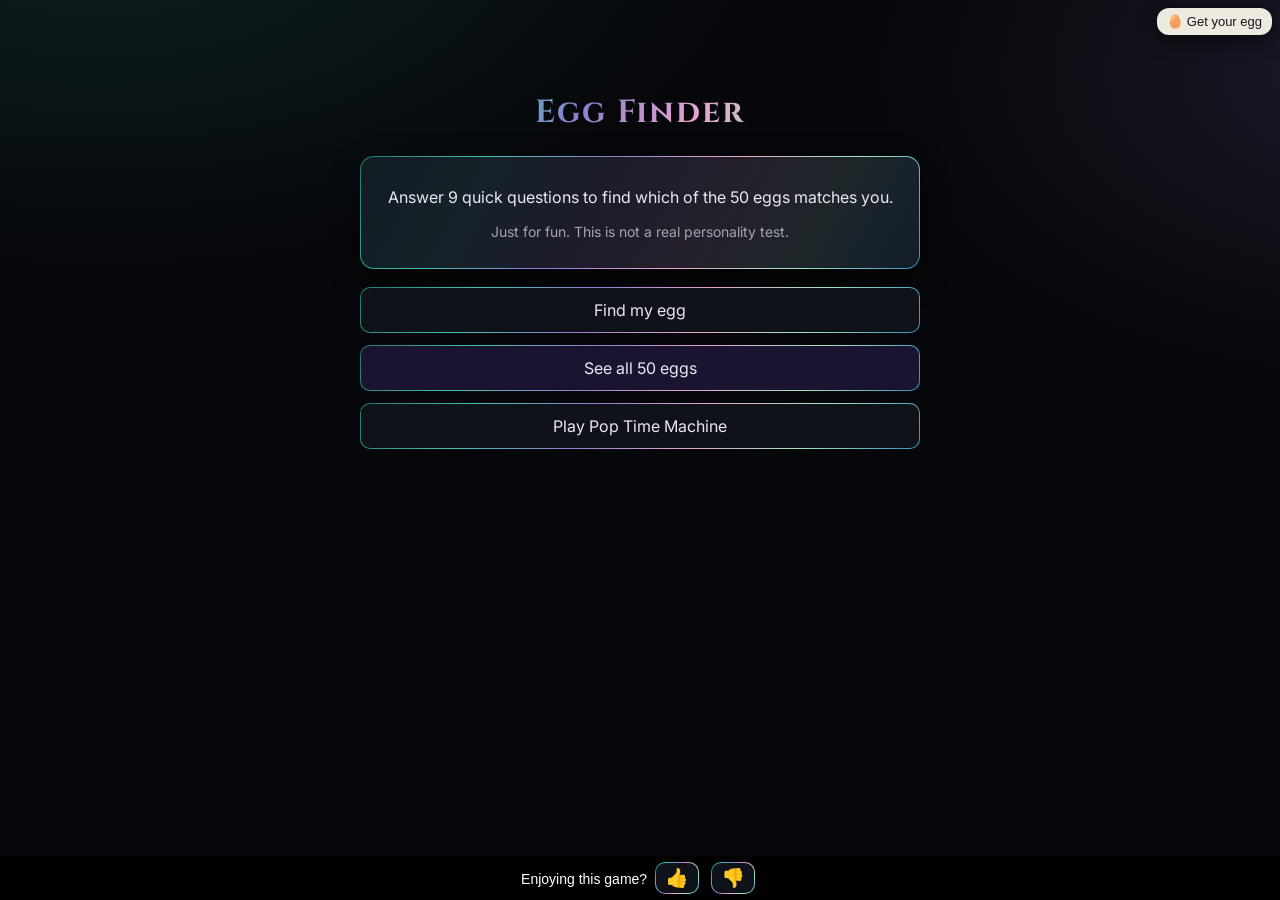
<file: games/egg-finder/index.html>
<!DOCTYPE html>
<html lang="en">
<head>
<meta charset="UTF-8">
<meta name="viewport" content="width=device-width, initial-scale=1">
<title>Egg Finder</title>
<style>
body{margin:0;background:#0b1118;color:#eee;font-family:sans-serif}
main{max-width:560px;margin:0 auto;padding:70px 16px 90px}
h1,h2{text-align:center}
.card{background:#141d2a;border:1px solid #2a3a4f;border-radius:12px;padding:14px;margin:12px 0;text-align:center}
button{background:#2a8c8c;color:#fff;border:0;border-radius:8px;padding:12px 16px;font-size:16px;margin:6px 0;cursor:pointer;width:100%}
button.opt{background:#1d2a3c;text-align:left}
button.alt{background:#5a4bb0}
input{width:100%;padding:10px;font-size:16px;margin:6px 0;border-radius:8px;border:1px solid #2a3a4f;background:#0b1118;color:#eee;box-sizing:border-box}
.small{color:#9fb3c8;font-size:14px}
.bar{height:10px;border-radius:5px;background:#223046;margin:4px 0 10px;overflow:hidden}
.bar div{height:10px}
.grid{display:grid;grid-template-columns:repeat(5,1fr);gap:6px}
.grid button{background:#141d2a;border:1px solid #2a3a4f;padding:4px;margin:0;font-size:11px;color:#cfe}
.grid svg{display:block;margin:0 auto}
.v3d{display:inline-block;vertical-align:middle;margin:4px}
a.btn{display:block;background:#b8642b;color:#fff;text-align:center;padding:12px;border-radius:8px;text-decoration:none;margin:6px 0}
</style>
<link rel="stylesheet" href="../../shared/theme.css">
</head>
<body>
<main id="app"></main>
<script src="../../shared/creature.js"></script>
<script src="../../shared/creature3d.js"></script>
<script>
var C = window.Creature, T = C.TYPES, P = C.PALETTES, app = document.getElementById("app");
var QS = [
  ["A new game shows up. You...", [["Jump in and chase the top score", "ember"], ["Look for someone to play it with", "tide"], ["Poke around to find its secrets", "gale"], ["Learn the rules and master it slowly", "root"], ["Imagine your own version of it", "lumen"]]],
  ["Your perfect weekend is...", [["A big competition or race", "ember"], ["Time with the people you love", "tide"], ["Somewhere you have never been", "gale"], ["A slow morning cooking or gardening", "root"], ["Making art or music late at night", "lumen"]]],
  ["In a group project, you usually...", [["Take charge and push for results", "ember"], ["Keep everyone connected and happy", "tide"], ["Come up with the strange new idea", "gale"], ["Do the careful work nobody sees", "root"], ["Dream up the big vision", "lumen"]]],
  ["When you get stuck, you...", [["Push harder until it breaks", "ember"], ["Talk it through with someone", "tide"], ["Try a totally different approach", "gale"], ["Step back and wait it out", "root"], ["Sleep on it and let an answer come", "lumen"]]],
  ["Pick a power:", [["Blazing speed and strength", "ember"], ["Healing and protection", "tide"], ["Seeing what is hidden", "gale"], ["Endurance that never runs out", "root"], ["Shaping light and illusions", "lumen"]]],
  ["Which sound feels best?", [["Crackling fire", "ember"], ["Rain on the window", "tide"], ["Wind through the trees", "gale"], ["A slow, deep drumbeat", "root"], ["Chimes far away at night", "lumen"]]],
  ["A friend is feeling down. You...", [["Hype them up and get them moving", "ember"], ["Sit with them and listen", "tide"], ["Take them somewhere new", "gale"], ["Bring them food and stay close", "root"], ["Tell them a story that changes how they see it", "lumen"]]],
  ["What matters most?", [["Winning", "ember"], ["Belonging", "tide"], ["Discovering", "gale"], ["Lasting", "root"], ["Wonder", "lumen"]]]
];
var qi = 0, answers = {}, order = [], mounts = [];

function shuffle(a) {
  a = a.slice();
  for (var i = a.length - 1; i > 0; i--) {
    var j = Math.floor(Math.random() * (i + 1));
    var t = a[i]; a[i] = a[j]; a[j] = t;
  }
  return a;
}
function view(p, size) {
  return '<div class="v3d" data-p="' + encodeURIComponent(JSON.stringify(p)) + '" data-s="' + size + '"></div>';
}
function render(h) {
  mounts.forEach(function (m) { m.dispose(); });
  mounts = [];
  app.innerHTML = h;
  window.scrollTo(0, 0);
  app.querySelectorAll(".v3d").forEach(function (el) {
    var p = JSON.parse(decodeURIComponent(el.dataset.p)), s = Number(el.dataset.s);
    if (window.Creature3D) { mounts.push(Creature3D.mount(el, p, s)); }
    else { el.innerHTML = C.svg(p, s); }
  });
}
function bar(pc, col) { return '<div class="bar"><div style="width:' + pc + '%;background:' + col + '"></div></div>'; }
function info(p) {
  var t = T[p.type], sk = C.SKINS[p.skin] || C.SKINS[C.skinFor(p.type)];
  return '<p><b>' + C.esc(C.eggTitle(p)) + '</b> &middot; No. ' + C.eggNumber(p) + ' of 50</p>' +
    '<p class="small">Skin when hatched: ' + sk.name + ', ' + sk.text + '.</p>' +
    '<p><b>Power: ' + t.power + '</b><br>' + t.powerText + '</p>' +
    '<p class="small"><b>How to grow it:</b> ' + t.grow + '</p>';
}
function petCard(p) {
  var t = T[p.type], pct = Math.round(C.progress(p) * 100);
  var target = p.stage >= 3 ? "Fully grown" : "Growth: " + p.growth + " / " + t.need[p.stage];
  return '<div class="card">' + view(p, 230) + '<p class="small">Drag to spin</p><h2>' + C.esc(p.name) + '</h2><p>' + C.STAGES[p.stage] + '</p>' +
    bar(pct, t.glow) + '<p class="small">' + target + '</p>' + info(p) + '</div>';
}

function home() {
  var p = C.get();
  render('<h1>Egg Finder</h1>' + (p ? petCard(p) : '') +
    '<div class="card"><p>' + (p ? 'Want a different companion? A new egg replaces your current one.' :
    'Answer 9 quick questions to find which of the 50 eggs matches you.') +
    '</p><p class="small">Just for fun. This is not a real personality test.</p></div>' +
    '<button id="go">' + (p ? 'Find a new egg' : 'Find my egg') + '</button>' +
    '<button id="cx" class="alt">See all 50 eggs</button>' +
    '<a class="btn" href="../pop-time-machine/">Play Pop Time Machine</a>');
  document.getElementById("go").addEventListener("click", function () {
    qi = 0;
    answers = {};
    C.LINES.forEach(function (k) { answers[k] = 0; });
    question();
  });
  document.getElementById("cx").addEventListener("click", codex);
}

function question() {
  if (qi >= QS.length) {
    order = shuffle(C.LINES).sort(function (a, b) { return answers[b] - answers[a]; });
    treasure();
    return;
  }
  var q = QS[qi], opts = shuffle(q[1]);
  var h = '<h1>Question ' + (qi + 1) + ' of ' + (QS.length + 1) + '</h1><div class="card"><p><b>' + q[0] + '</b></p></div>';
  opts.forEach(function (o, i) { h += '<button class="opt" data-i="' + i + '">' + o[0] + '</button>'; });
  render(h);
  app.querySelectorAll("button.opt").forEach(function (b) {
    b.addEventListener("click", function () {
      answers[opts[Number(b.dataset.i)][1]]++;
      qi++;
      question();
    });
  });
}

function treasure() {
  var type = order[0];
  var h = '<h1>Question ' + (QS.length + 1) + ' of ' + (QS.length + 1) + '</h1><div class="card"><p><b>Which treasure calls to you?</b></p></div><div class="grid">';
  C.PAL_ORDER.forEach(function (k) {
    h += '<button data-k="' + k + '">' + C.svg({ type: type, second: type, palette: k, stage: 0 }, 56) + P[k].name + '</button>';
  });
  render(h + '</div>');
  app.querySelectorAll(".grid button").forEach(function (b) {
    b.addEventListener("click", function () { result(b.dataset.k); });
  });
}

function result(pal) {
  var type = order[0], second = answers[order[1]] > 0 ? order[1] : order[0];
  var pet = { type: type, second: second, palette: pal, skin: C.skinFor(second), stage: 0, growth: 0, name: T[type].name };
  var adult = { type: type, second: second, palette: pal, skin: C.skinFor(second), stage: 3, growth: 0, name: T[type].name };
  var h = '<h1>Your egg</h1><div class="card">' + view(pet, 160) + view(adult, 160) +
          '<p class="small">Your egg, and a glimpse of it fully grown. Drag to spin.</p>' + info(pet) + '<p class="small">Your mix:</p>';
  order.forEach(function (k) {
    var pc = Math.round(100 * answers[k] / QS.length);
    h += '<div class="small">' + T[k].name + ' (' + T[k].trait + ') ' + pc + '%</div>' + bar(pc, T[k].glow);
  });
  h += '<p class="small">It hatches at ' + T[type].need[0] + ' growth, which takes many correct answers.</p></div>' +
       '<input id="nm" placeholder="Name your creature" maxlength="16">' +
       '<button id="take">Take this egg</button><button id="back" class="alt">Start over</button>';
  render(h);
  document.getElementById("take").addEventListener("click", function () {
    var old = C.get();
    if (old && old.growth > 0 && !confirm("This replaces " + old.name + " and its progress. Continue?")) { return; }
    var name = document.getElementById("nm").value.trim() || C.eggTitle(pet);
    C.newEgg(type, second, pal, name);
    render('<h1>It is yours!</h1>' + petCard(C.get()) +
      '<a class="btn" href="../pop-time-machine/">Grow it in Pop Time Machine</a><button id="h" class="alt">Back</button>');
    document.getElementById("h").addEventListener("click", home);
  });
  document.getElementById("back").addEventListener("click", home);
}

function codex() {
  var h = '<h1>The 50 eggs</h1><p class="small" style="text-align:center">Tap an egg to see it in 3D with its grown form. Your egg comes from your personality, and its skin comes from your second trait.</p><div class="grid">';
  C.LINES.forEach(function (line) {
    C.PAL_ORDER.forEach(function (k) {
      h += '<button data-l="' + line + '" data-k="' + k + '">' + C.svg({ type: line, second: line, palette: k, stage: 0 }, 56) + P[k].name + '</button>';
    });
  });
  render(h + '</div><button id="h" class="alt">Back</button>');
  app.querySelectorAll(".grid button").forEach(function (b) {
    b.addEventListener("click", function () { detail(b.dataset.l, b.dataset.k); });
  });
  document.getElementById("h").addEventListener("click", home);
}

function detail(line, k) {
  var egg = { type: line, second: line, palette: k, skin: C.skinFor(line), stage: 0, name: P[k].name };
  var grown = { type: line, second: line, palette: k, skin: C.skinFor(line), stage: 3, name: P[k].name };
  render('<h1>' + C.esc(C.eggTitle(egg)) + '</h1><div class="card">' + view(egg, 150) + view(grown, 150) +
    '<p class="small">Egg and Adult. Drag to spin.</p>' + info(egg) + '</div><button id="b" class="alt">Back to all eggs</button>');
  document.getElementById("b").addEventListener("click", codex);
}

home();
</script>
<script data-goatcounter="https://abimaels-andromeda.goatcounter.com/count" async src="//gc.zgo.at/count.js"></script>
<div id="fb" style="position:fixed;bottom:0;left:0;right:0;padding:6px;background:rgba(0,0,0,.8);color:#fff;font-family:sans-serif;font-size:14px;text-align:center;z-index:99999">
Enjoying this game?
<button onclick="vote('up')" style="font-size:18px;width:auto;margin:0 4px;padding:4px 10px">&#128077;</button>
<button onclick="vote('down')" style="font-size:18px;width:auto;margin:0 4px;padding:4px 10px">&#128078;</button>
<span id="fbmsg"></span>
</div>
<script>
function vote(kind) {
  var key = 'voted:' + location.pathname;
  try {
    if (localStorage.getItem(key)) {
      document.getElementById('fbmsg').textContent = 'You already voted';
      return;
    }
  } catch (e) {}
  if (window.goatcounter && window.goatcounter.count) {
    window.goatcounter.count({path: 'thumbs-' + kind + location.pathname, title: 'Thumbs ' + kind, event: true});
  }
  try { localStorage.setItem(key, '1'); } catch (e) {}
  document.getElementById('fbmsg').textContent = 'Thanks!';
}
</script>
</body>
</html>
</file>
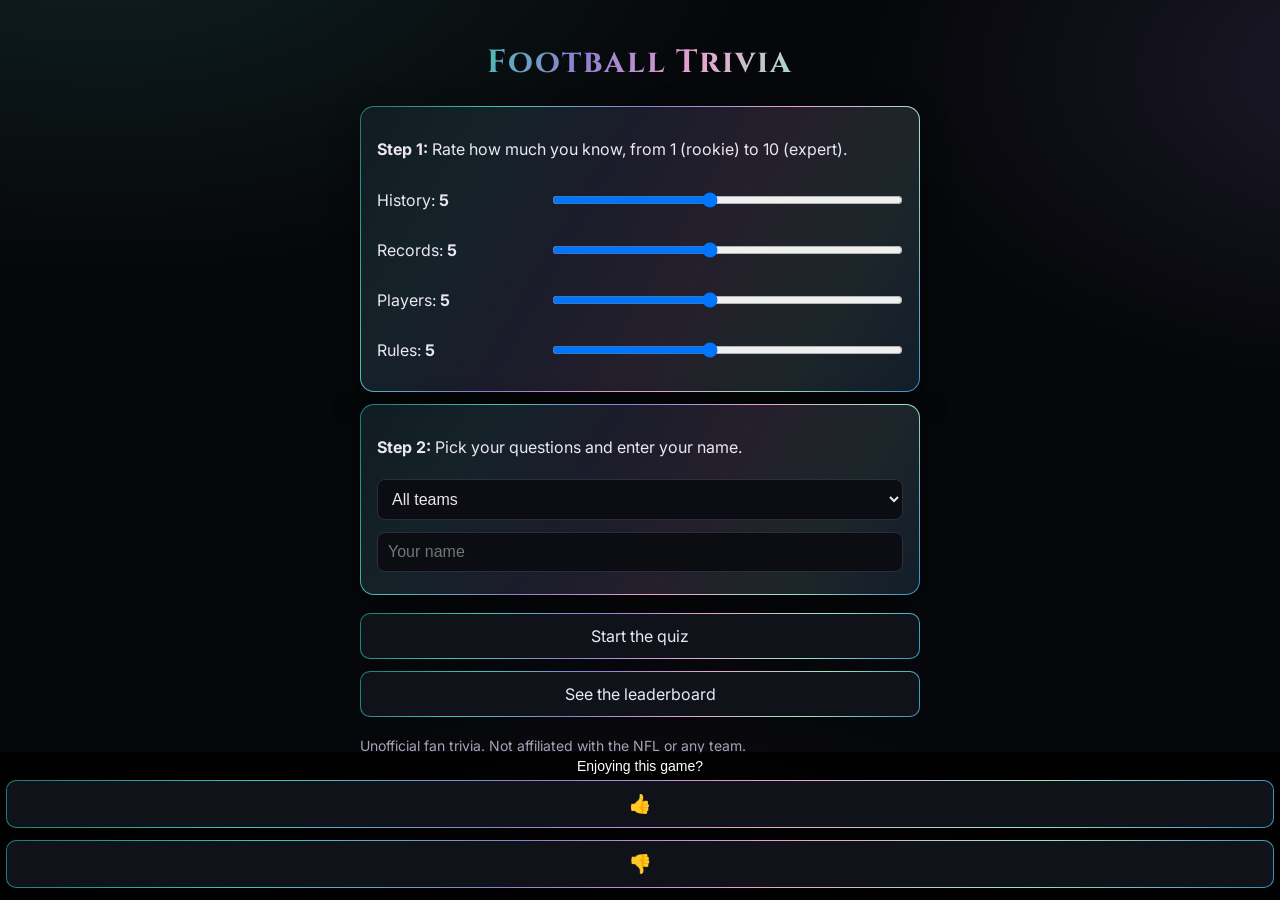
<file: games/football-trivia/index.html>
<!DOCTYPE html>
<html lang="en">
<head>
<meta charset="UTF-8">
<meta name="viewport" content="width=device-width, initial-scale=1">
<title>Football Trivia</title>
<style>
body{margin:0;background:#0f1a12;color:#eee;font-family:sans-serif}
main{max-width:560px;margin:0 auto;padding:20px 20px 80px}
h1{text-align:center}
.card{background:#16261b;border:1px solid #2c4a35;border-radius:12px;padding:16px;margin:12px 0}
button{background:#2e7d4f;color:#fff;border:0;border-radius:8px;padding:12px 16px;font-size:16px;margin:6px 0;cursor:pointer;width:100%}
button.opt{background:#1f3a29;text-align:left}
button.good{background:#2e9e5b}
button.bad{background:#a33}
input,select{width:100%;padding:10px;font-size:16px;margin:6px 0;border-radius:8px;border:1px solid #2c4a35;background:#0f1a12;color:#eee;box-sizing:border-box}
.row{display:flex;align-items:center;gap:10px}
.row label{flex:1}
.row input{flex:2}
.small{color:#9bb;font-size:14px}
table{width:100%;border-collapse:collapse}
td,th{padding:6px;text-align:left;border-bottom:1px solid #2c4a35}
</style>
<link rel="stylesheet" href="../../shared/theme.css">
</head>
<body>
<main id="app"></main>
<script>
var CATS = ["History", "Records", "Players", "Rules"];
// [category, team, question, correct answer, wrong, wrong, wrong]
var QUESTIONS = [
["History","All","Which team won the first Super Bowl?","Green Bay Packers","Dallas Cowboys","New York Jets","Baltimore Colts"],
["History","All","Which team went undefeated through the whole 1972 season, playoffs included?","Miami Dolphins","Chicago Bears","Pittsburgh Steelers","Oakland Raiders"],
["History","All","The Super Bowl trophy is named after which coach?","Vince Lombardi","Tom Landry","Bill Walsh","Don Shula"],
["History","All","In which year did the NFL and AFL agree to merge?","1966","1959","1972","1980"],
["Records","All","Who holds the NFL record for career passing yards?","Tom Brady","Drew Brees","Peyton Manning","Brett Favre"],
["Records","All","Who is the NFL's all-time leading rusher?","Emmitt Smith","Walter Payton","Barry Sanders","Frank Gore"],
["Records","All","Who holds the career receiving yards record?","Jerry Rice","Randy Moss","Larry Fitzgerald","Terrell Owens"],
["Records","All","Who set the single-season rushing record of 2,105 yards in 1984?","Eric Dickerson","Adrian Peterson","Barry Sanders","Jamal Lewis"],
["Players","All","Which quarterback was nicknamed 'Joe Cool'?","Joe Montana","Joe Namath","Joe Flacco","Joe Burrow"],
["Players","All","Which running back was nicknamed 'Sweetness'?","Walter Payton","Barry Sanders","Marshall Faulk","O.J. Simpson"],
["Players","All","Peyton Manning won Super Bowls with the Colts and which other team?","Denver Broncos","New England Patriots","Houston Texans","Tennessee Titans"],
["Players","All","In which round was Tom Brady drafted in 2000?","Sixth","First","Second","Fourth"],
["Rules","All","How many points is a safety worth?","2","1","3","6"],
["Rules","All","How many yards must the offense gain to earn a first down?","10","5","8","15"],
["Rules","All","How many timeouts does each team get per half?","3","2","4","5"],
["Rules","All","How long is each end zone, in yards?","10","5","15","20"],
["History","Green Bay Packers","Lambeau Field is named after whom?","Curly Lambeau","Vince Lombardi","Bart Starr","Brett Favre"],
["Players","Green Bay Packers","How many NFL MVP awards did Aaron Rodgers win?","4","2","3","5"],
["Players","Green Bay Packers","Which Packers quarterback won Super Bowl XXXI?","Brett Favre","Bart Starr","Aaron Rodgers","Lynn Dickey"],
["History","Dallas Cowboys","How many Super Bowls have the Cowboys won?","5","3","4","6"],
["History","Dallas Cowboys","Which coach led the Cowboys from 1960 to 1988?","Tom Landry","Jimmy Johnson","Bill Parcells","Barry Switzer"],
["Records","Dallas Cowboys","Which Cowboys running back broke the career rushing record in 2002?","Emmitt Smith","Tony Dorsett","Ezekiel Elliott","DeMarco Murray"],
["Records","New England Patriots","How many Super Bowls did Tom Brady win with the Patriots?","6","4","5","7"],
["History","New England Patriots","Which coach led the Patriots to six Super Bowl wins?","Bill Belichick","Bill Parcells","Pete Carroll","Mike Vrabel"],
["History","New England Patriots","Which team did the Patriots beat in Super Bowl LI after trailing 28-3?","Atlanta Falcons","Seattle Seahawks","Carolina Panthers","Philadelphia Eagles"],
["History","Pittsburgh Steelers","How many Super Bowls did the Steelers win in the 1970s?","4","2","3","5"],
["History","Pittsburgh Steelers","What was Pittsburgh's famous 1970s defense called?","Steel Curtain","Purple People Eaters","Monsters of the Midway","Orange Crush"],
["Players","Pittsburgh Steelers","Which Steelers quarterback won four Super Bowls in the 1970s?","Terry Bradshaw","Ben Roethlisberger","Kordell Stewart","Neil O'Donnell"],
["History","San Francisco 49ers","How many Super Bowls did the 49ers win between 1982 and 1995?","5","4","6","7"],
["History","San Francisco 49ers","Which coach built the 49ers' 1980s dynasty with the West Coast offense?","Bill Walsh","George Seifert","Mike Shanahan","Steve Mariucci"],
["History","San Francisco 49ers","Which team did the 49ers beat in Super Bowl XXIX?","San Diego Chargers","Miami Dolphins","Cincinnati Bengals","Denver Broncos"],
["History","Chicago Bears","Complete the nickname: 'Monsters of the ___'","Midway","Mississippi","Midwest","Meadowlands"],
["History","Chicago Bears","Which Bears team won Super Bowl XX?","1985","1963","1977","1991"],
["Players","Chicago Bears","Which linebacker starred on the 1985 Bears defense?","Mike Singletary","Dick Butkus","Brian Urlacher","Lawrence Taylor"],
["History","Carolina Panthers","In which year did the Panthers play their first NFL season?","1995","1990","1993","1999"],
["Players","Carolina Panthers","Which Panthers quarterback won the 2015 NFL MVP award?","Cam Newton","Jake Delhomme","Steve Beuerlein","Kerry Collins"],
["History","Carolina Panthers","Which team beat the Panthers in Super Bowl 50?","Denver Broncos","New England Patriots","Seattle Seahawks","Arizona Cardinals"],
["Players","Denver Broncos","Which quarterback led Denver to back-to-back Super Bowl wins after the 1997 and 1998 seasons?","John Elway","Peyton Manning","Craig Morton","Jake Plummer"],
["History","Denver Broncos","What was Denver's 1970s-80s defense nicknamed?","Orange Crush","Steel Curtain","Doomsday Defense","Purple People Eaters"],
["History","Denver Broncos","Which team did the Broncos beat in Super Bowl 50?","Carolina Panthers","San Francisco 49ers","Green Bay Packers","New England Patriots"]
];

var TEAMS = [];
QUESTIONS.forEach(function (q) {
  if (q[1] !== "All" && TEAMS.indexOf(q[1]) < 0) { TEAMS.push(q[1]); }
});

var app = document.getElementById("app");
var ratings = {}, teamChoice = "All", quiz = [], idx = 0, score = 0, results = {}, playerName = "Player";

function esc(s) {
  return String(s).replace(/[&<>"]/g, function (c) {
    return { "&": "&amp;", "<": "&lt;", ">": "&gt;", '"': "&quot;" }[c];
  });
}

function shuffle(a) {
  a = a.slice();
  for (var i = a.length - 1; i > 0; i--) {
    var j = Math.floor(Math.random() * (i + 1));
    var t = a[i]; a[i] = a[j]; a[j] = t;
  }
  return a;
}

function loadBoard() {
  try { return JSON.parse(localStorage.getItem("fb_board") || "[]"); } catch (e) { return []; }
}

function saveScore() {
  var board = loadBoard();
  board.push({ name: playerName, team: teamChoice, score: score, total: quiz.length });
  board.sort(function (a, b) { return b.score - a.score; });
  try { localStorage.setItem("fb_board", JSON.stringify(board.slice(0, 50))); } catch (e) {}
}

function home() {
  var html = '<h1>Football Trivia</h1><div class="card"><p><b>Step 1:</b> Rate how much you know, from 1 (rookie) to 10 (expert).</p>';
  CATS.forEach(function (c, i) {
    html += '<div class="row"><label>' + c + ': <b id="v' + i + '">5</b></label>' +
            '<input type="range" min="1" max="10" value="5" id="r' + i + '"></div>';
  });
  html += '</div><div class="card"><p><b>Step 2:</b> Pick your questions and enter your name.</p>' +
          '<select id="team"><option value="All">All teams</option>';
  TEAMS.forEach(function (t) { html += '<option value="' + t + '">' + t + ' only</option>'; });
  html += '</select><input id="name" placeholder="Your name" maxlength="20"></div>' +
          '<button id="start">Start the quiz</button><button id="board">See the leaderboard</button>' +
          '<p class="small">Unofficial fan trivia. Not affiliated with the NFL or any team.</p>';
  app.innerHTML = html;
  CATS.forEach(function (c, i) {
    document.getElementById("r" + i).addEventListener("input", function () {
      document.getElementById("v" + i).textContent = this.value;
    });
  });
  document.getElementById("start").addEventListener("click", startQuiz);
  document.getElementById("board").addEventListener("click", showBoard);
}

function startQuiz() {
  ratings = {};
  CATS.forEach(function (c, i) { ratings[c] = Number(document.getElementById("r" + i).value); });
  teamChoice = document.getElementById("team").value;
  playerName = document.getElementById("name").value.trim() || "Player";
  var pool;
  if (teamChoice === "All") {
    pool = shuffle(QUESTIONS);
  } else {
    var mine = shuffle(QUESTIONS.filter(function (q) { return q[1] === teamChoice; }));
    var general = shuffle(QUESTIONS.filter(function (q) { return q[1] === "All"; }));
    pool = mine.concat(general);
  }
  quiz = pool.slice(0, 10);
  idx = 0; score = 0; results = {};
  CATS.forEach(function (c) { results[c] = { right: 0, total: 0 }; });
  showQuestion();
}

function showQuestion() {
  if (idx >= quiz.length) { finish(); return; }
  var q = quiz[idx];
  var options = shuffle(q.slice(3));
  var html = '<h1>Question ' + (idx + 1) + ' of ' + quiz.length + '</h1><div class="card">' +
             '<p class="small">' + q[0] + (q[1] !== "All" ? " - " + q[1] : "") + '</p><p><b>' + q[2] + '</b></p>';
  options.forEach(function (o, i) { html += '<button class="opt" data-i="' + i + '">' + o + '</button>'; });
  html += '</div><p class="small">Score so far: ' + score + '</p>';
  app.innerHTML = html;
  var buttons = app.querySelectorAll("button.opt");
  buttons.forEach(function (b) {
    b.addEventListener("click", function () {
      var right = options[Number(b.dataset.i)] === q[3];
      results[q[0]].total++;
      if (right) { score++; results[q[0]].right++; }
      buttons.forEach(function (x) {
        x.disabled = true;
        if (options[Number(x.dataset.i)] === q[3]) { x.className = "opt good"; }
      });
      if (!right) { b.className = "opt bad"; }
      var next = document.createElement("button");
      next.textContent = idx + 1 < quiz.length ? "Next question" : "See my results";
      next.addEventListener("click", function () { idx++; showQuestion(); });
      app.appendChild(next);
    });
  });
}

function finish() {
  saveScore();
  var html = '<h1>Results</h1><div class="card"><p><b>' + esc(playerName) + '</b> scored <b>' +
             score + ' / ' + quiz.length + '</b></p>' +
             '<table><tr><th>Topic</th><th>You rated</th><th>Actual</th><th>Verdict</th></tr>';
  CATS.forEach(function (c) {
    var r = results[c];
    if (!r.total) { return; }
    var pct = Math.round(100 * r.right / r.total);
    var self = ratings[c] * 10;
    var verdict = "Spot on";
    if (self - pct >= 30) { verdict = "Overconfident"; }
    else if (pct - self >= 30) { verdict = "Underrated yourself"; }
    html += '<tr><td>' + c + '</td><td>' + ratings[c] + '/10</td><td>' + r.right + '/' + r.total +
            '</td><td>' + verdict + '</td></tr>';
  });
  html += '</table></div><button id="lb">See the leaderboard</button><button id="again">Play again</button>';
  app.innerHTML = html;
  document.getElementById("lb").addEventListener("click", showBoard);
  document.getElementById("again").addEventListener("click", home);
}

function showBoard() {
  var board = loadBoard().slice(0, 10);
  var html = '<h1>Leaderboard</h1><div class="card">';
  if (!board.length) {
    html += '<p>No scores yet. Be the first!</p>';
  } else {
    html += '<table><tr><th>#</th><th>Player</th><th>Mode</th><th>Score</th></tr>';
    board.forEach(function (e, i) {
      html += '<tr><td>' + (i + 1) + '</td><td>' + esc(e.name) + '</td><td>' + esc(e.team) +
              '</td><td>' + e.score + '/' + e.total + '</td></tr>';
    });
    html += '</table>';
  }
  html += '<p class="small">Scores are saved on this device. Pass it to friends to compete.</p></div>' +
          '<button id="back">Back</button>';
  app.innerHTML = html;
  document.getElementById("back").addEventListener("click", home);
}

home();
</script>
<script data-goatcounter="https://abimaels-andromeda.goatcounter.com/count" async src="//gc.zgo.at/count.js"></script>
<div id="fb" style="position:fixed;bottom:0;left:0;right:0;padding:6px;background:rgba(0,0,0,.8);color:#fff;font-family:sans-serif;font-size:14px;text-align:center;z-index:99999">
Enjoying this game?
<button onclick="vote('up')" style="font-size:18px">&#128077;</button>
<button onclick="vote('down')" style="font-size:18px">&#128078;</button>
<span id="fbmsg"></span>
</div>
<script>
function vote(kind) {
  var key = 'voted:' + location.pathname;
  try {
    if (localStorage.getItem(key)) {
      document.getElementById('fbmsg').textContent = 'You already voted';
      return;
    }
  } catch (e) {}
  if (window.goatcounter && window.goatcounter.count) {
    window.goatcounter.count({path: 'thumbs-' + kind + location.pathname, title: 'Thumbs ' + kind, event: true});
  }
  try { localStorage.setItem(key, '1'); } catch (e) {}
  document.getElementById('fbmsg').textContent = 'Thanks!';
}
</script>
</body>
</html>
</file>
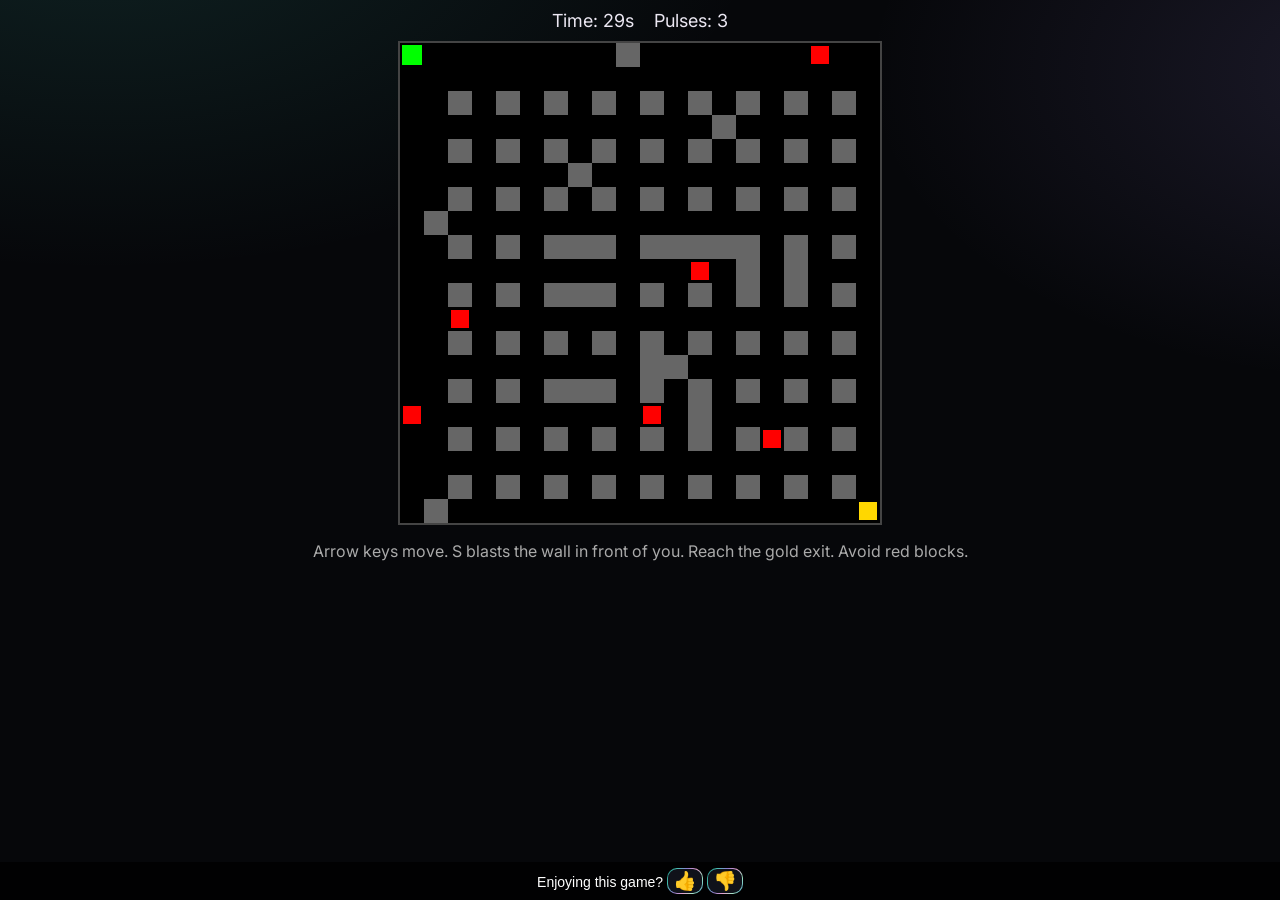
<file: games/game-001/index.html>
<!DOCTYPE html>
<html lang="en">
<head>
<meta charset="UTF-8">
<meta name="viewport" content="width=device-width, initial-scale=1">
<title>Pixel Puzzle: Escape the Grid</title>
<style>
body{margin:0;background:#111;color:#eee;font-family:sans-serif;text-align:center}
#hud{padding:10px;font-size:18px}
canvas{background:#000;border:2px solid #444;display:block;margin:0 auto}
p{color:#aaa}
</style>
<link rel="stylesheet" href="../../shared/theme.css">
</head>
<body>
<div id="hud">Time: <span id="time">30</span>s &nbsp;&nbsp; Pulses: <span id="pulses">3</span></div>
<canvas id="c" width="480" height="480"></canvas>
<p>Arrow keys move. S blasts the wall in front of you. Reach the gold exit. Avoid red blocks.</p>
<script>
const SIZE = 20, CELL = 24;
const canvas = document.getElementById('c');
const ctx = canvas.getContext('2d');
let player, exit, walls, enemies, time, pulses, facing, state, message, timer, enemyTimer;

function key(x, y) { return x + ',' + y; }
function free(x, y) {
  return x >= 0 && y >= 0 && x < SIZE && y < SIZE && !walls.has(key(x, y));
}

function setup() {
  clearInterval(timer);
  clearInterval(enemyTimer);
  player = { x: 0, y: 0 };
  exit = { x: SIZE - 1, y: SIZE - 1 };
  facing = { x: 1, y: 0 };
  walls = new Set();
  for (let x = 1; x < SIZE - 1; x++) {
    for (let y = 1; y < SIZE - 1; y++) {
      if (x % 2 === 0 && y % 2 === 0) walls.add(key(x, y));
    }
  }
  let extra = 0;
  while (extra < 20) {
    const x = Math.floor(Math.random() * SIZE);
    const y = Math.floor(Math.random() * SIZE);
    if (x + y < 3 || (SIZE - 1 - x) + (SIZE - 1 - y) < 3) continue;
    walls.add(key(x, y));
    extra++;
  }
  enemies = [];
  while (enemies.length < 6) {
    const x = Math.floor(Math.random() * SIZE);
    const y = Math.floor(Math.random() * SIZE);
    if (x + y < 8 || walls.has(key(x, y))) continue;
    if (x === exit.x && y === exit.y) continue;
    enemies.push({ x: x, y: y });
  }
  time = 30;
  pulses = 3;
  state = 'play';
  message = '';
  document.getElementById('time').textContent = time;
  document.getElementById('pulses').textContent = pulses;
  timer = setInterval(tick, 1000);
  enemyTimer = setInterval(moveEnemies, 400);
  draw();
}

function end(result, text) {
  state = result;
  message = text;
  clearInterval(timer);
  clearInterval(enemyTimer);
  draw();
}

function tick() {
  if (state !== 'play') return;
  time--;
  document.getElementById('time').textContent = time;
  if (time <= 0) end('lost', 'Time is up!');
}

function moveEnemies() {
  if (state !== 'play') return;
  const dirs = [[1, 0], [-1, 0], [0, 1], [0, -1]];
  enemies.forEach(function (e) {
    const d = dirs[Math.floor(Math.random() * 4)];
    const nx = e.x + d[0];
    const ny = e.y + d[1];
    if (free(nx, ny) && !(nx === exit.x && ny === exit.y)) {
      e.x = nx;
      e.y = ny;
    }
  });
  checkHit();
  draw();
}

function checkHit() {
  if (state !== 'play') return;
  if (enemies.some(function (e) { return e.x === player.x && e.y === player.y; })) {
    end('lost', 'Caught by a red block!');
  }
}

function draw() {
  ctx.clearRect(0, 0, 480, 480);
  ctx.fillStyle = '#666';
  walls.forEach(function (k) {
    const p = k.split(',').map(Number);
    ctx.fillRect(p[0] * CELL, p[1] * CELL, CELL, CELL);
  });
  ctx.fillStyle = 'gold';
  ctx.fillRect(exit.x * CELL + 3, exit.y * CELL + 3, CELL - 6, CELL - 6);
  ctx.fillStyle = 'red';
  enemies.forEach(function (e) {
    ctx.fillRect(e.x * CELL + 3, e.y * CELL + 3, CELL - 6, CELL - 6);
  });
  ctx.fillStyle = '#0f0';
  ctx.fillRect(player.x * CELL + 2, player.y * CELL + 2, CELL - 4, CELL - 4);
  if (state !== 'play') {
    ctx.fillStyle = 'rgba(0,0,0,0.75)';
    ctx.fillRect(0, 180, 480, 120);
    ctx.fillStyle = '#fff';
    ctx.font = '28px sans-serif';
    ctx.textAlign = 'center';
    ctx.fillText(state === 'won' ? 'You escaped the grid!' : message, 240, 235);
    ctx.font = '18px sans-serif';
    ctx.fillText('Press Enter to play again', 240, 270);
  }
}

document.addEventListener('keydown', function (e) {
  const dirs = {
    ArrowUp: [0, -1], ArrowDown: [0, 1], ArrowLeft: [-1, 0], ArrowRight: [1, 0]
  };
  if (dirs[e.key]) {
    e.preventDefault();
    if (state !== 'play') return;
    facing = { x: dirs[e.key][0], y: dirs[e.key][1] };
    const nx = player.x + facing.x;
    const ny = player.y + facing.y;
    if (free(nx, ny)) {
      player.x = nx;
      player.y = ny;
    }
    if (player.x === exit.x && player.y === exit.y) {
      end('won', '');
      return;
    }
    checkHit();
    draw();
  } else if (e.key === 's' || e.key === 'S') {
    if (state !== 'play' || pulses <= 0) return;
    const tx = player.x + facing.x;
    const ty = player.y + facing.y;
    if (walls.has(key(tx, ty))) {
      walls.delete(key(tx, ty));
      pulses--;
      document.getElementById('pulses').textContent = pulses;
      draw();
    }
  } else if (e.key === 'Enter' && state !== 'play') {
    setup();
  }
});

setup();
</script>
<script data-goatcounter="https://abimaels-andromeda.goatcounter.com/count" async src="//gc.zgo.at/count.js"></script>
<div id="fb" style="position:fixed;bottom:0;left:0;right:0;padding:6px;background:rgba(0,0,0,.8);color:#fff;font-family:sans-serif;font-size:14px;text-align:center;z-index:99999">
Enjoying this game?
<button onclick="vote('up')" style="font-size:18px">&#128077;</button>
<button onclick="vote('down')" style="font-size:18px">&#128078;</button>
<span id="fbmsg"></span>
</div>
<script>
function vote(kind) {
  var key = 'voted:' + location.pathname;
  try {
    if (localStorage.getItem(key)) {
      document.getElementById('fbmsg').textContent = 'You already voted';
      return;
    }
  } catch (e) {}
  if (window.goatcounter && window.goatcounter.count) {
    window.goatcounter.count({path: 'thumbs-' + kind + location.pathname, title: 'Thumbs ' + kind, event: true});
  }
  try { localStorage.setItem(key, '1'); } catch (e) {}
  document.getElementById('fbmsg').textContent = 'Thanks!';
}
</script>
</body>
</html>
</file>
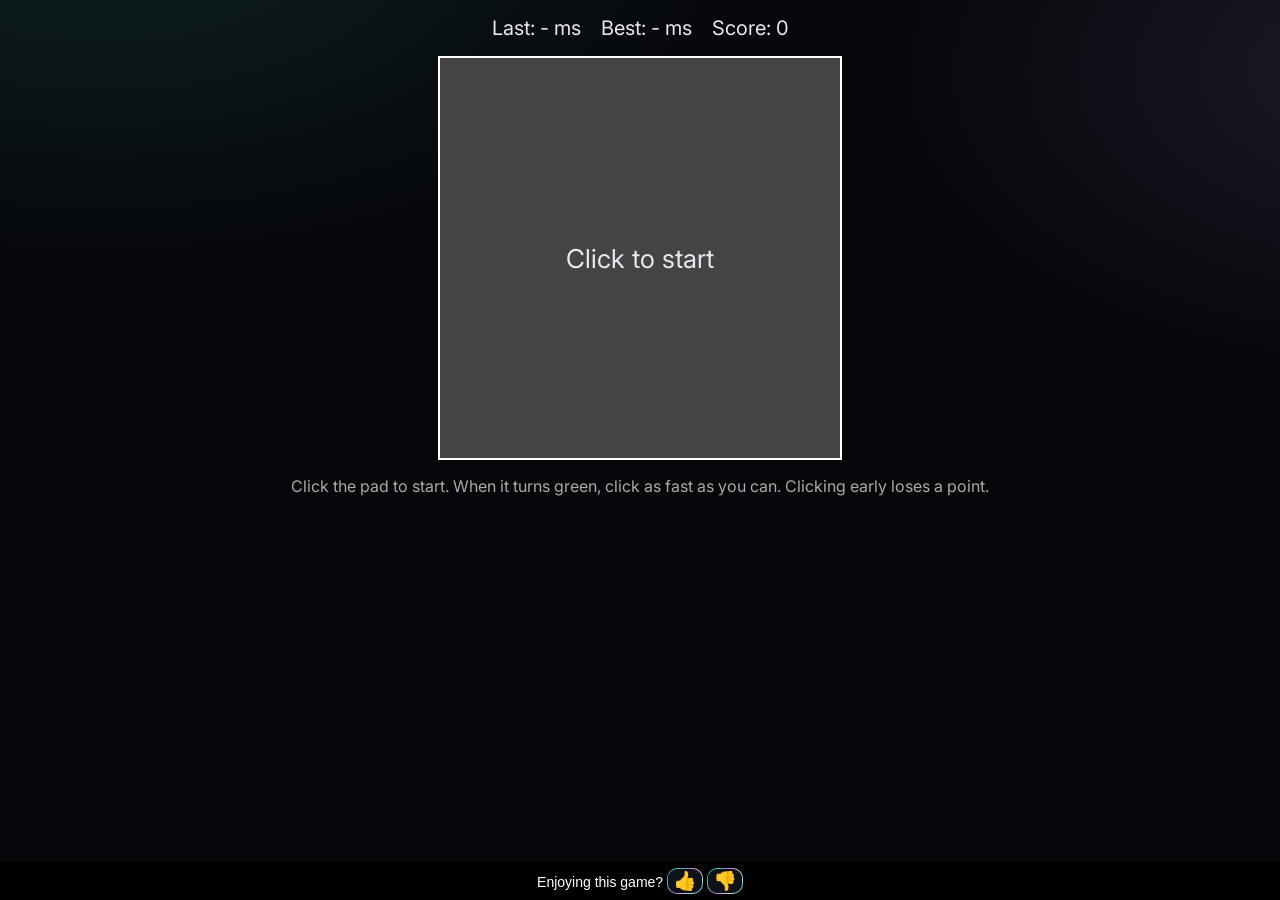
<file: games/game-002/index.html>
<!DOCTYPE html>
<html lang="en">
<head>
<meta charset="UTF-8">
<meta name="viewport" content="width=device-width, initial-scale=1">
<title>Click the Green</title>
<style>
body{margin:0;background:#121212;color:#fff;font-family:sans-serif;text-align:center}
#hud{padding:16px;font-size:20px}
#pad{width:400px;height:400px;max-width:90vw;margin:0 auto;border:2px solid #fff;display:flex;align-items:center;justify-content:center;font-size:26px;cursor:pointer;user-select:none;background:#444}
#msg{padding:16px;color:#aaa}
</style>
<link rel="stylesheet" href="../../shared/theme.css">
</head>
<body>
<div id="hud">Last: <span id="last">-</span> ms &nbsp;&nbsp; Best: <span id="best">-</span> ms &nbsp;&nbsp; Score: <span id="score">0</span></div>
<div id="pad">Click to start</div>
<div id="msg">Click the pad to start. When it turns green, click as fast as you can. Clicking early loses a point.</div>
<script>
const pad = document.getElementById('pad');
const lastEl = document.getElementById('last');
const bestEl = document.getElementById('best');
const scoreEl = document.getElementById('score');
let state = 'idle';
let timer = null;
let startTime = 0;
let best = null;
let score = 0;

function setPad(color, text) {
  pad.style.background = color;
  pad.textContent = text;
}

function begin() {
  state = 'waiting';
  setPad('#c0392b', 'Wait for green...');
  timer = setTimeout(function () {
    state = 'go';
    startTime = performance.now();
    setPad('#27ae60', 'CLICK NOW!');
  }, 1000 + Math.random() * 3000);
}

pad.addEventListener('click', function () {
  if (state === 'idle') {
    begin();
  } else if (state === 'waiting') {
    clearTimeout(timer);
    state = 'idle';
    score = Math.max(0, score - 1);
    scoreEl.textContent = score;
    setPad('#8e44ad', 'Too soon! Click to try again');
  } else if (state === 'go') {
    const ms = Math.round(performance.now() - startTime);
    state = 'idle';
    score++;
    scoreEl.textContent = score;
    lastEl.textContent = ms;
    if (best === null || ms < best) {
      best = ms;
      bestEl.textContent = best;
    }
    setPad('#2c3e50', ms + ' ms! Click to play again');
  }
});
</script>
<script data-goatcounter="https://abimaels-andromeda.goatcounter.com/count" async src="//gc.zgo.at/count.js"></script>
<div id="fb" style="position:fixed;bottom:0;left:0;right:0;padding:6px;background:rgba(0,0,0,.8);color:#fff;font-family:sans-serif;font-size:14px;text-align:center;z-index:99999">
Enjoying this game?
<button onclick="vote('up')" style="font-size:18px">&#128077;</button>
<button onclick="vote('down')" style="font-size:18px">&#128078;</button>
<span id="fbmsg"></span>
</div>
<script>
function vote(kind) {
  var key = 'voted:' + location.pathname;
  try {
    if (localStorage.getItem(key)) {
      document.getElementById('fbmsg').textContent = 'You already voted';
      return;
    }
  } catch (e) {}
  if (window.goatcounter && window.goatcounter.count) {
    window.goatcounter.count({path: 'thumbs-' + kind + location.pathname, title: 'Thumbs ' + kind, event: true});
  }
  try { localStorage.setItem(key, '1'); } catch (e) {}
  document.getElementById('fbmsg').textContent = 'Thanks!';
}
</script>
</body>
</html>
</file>
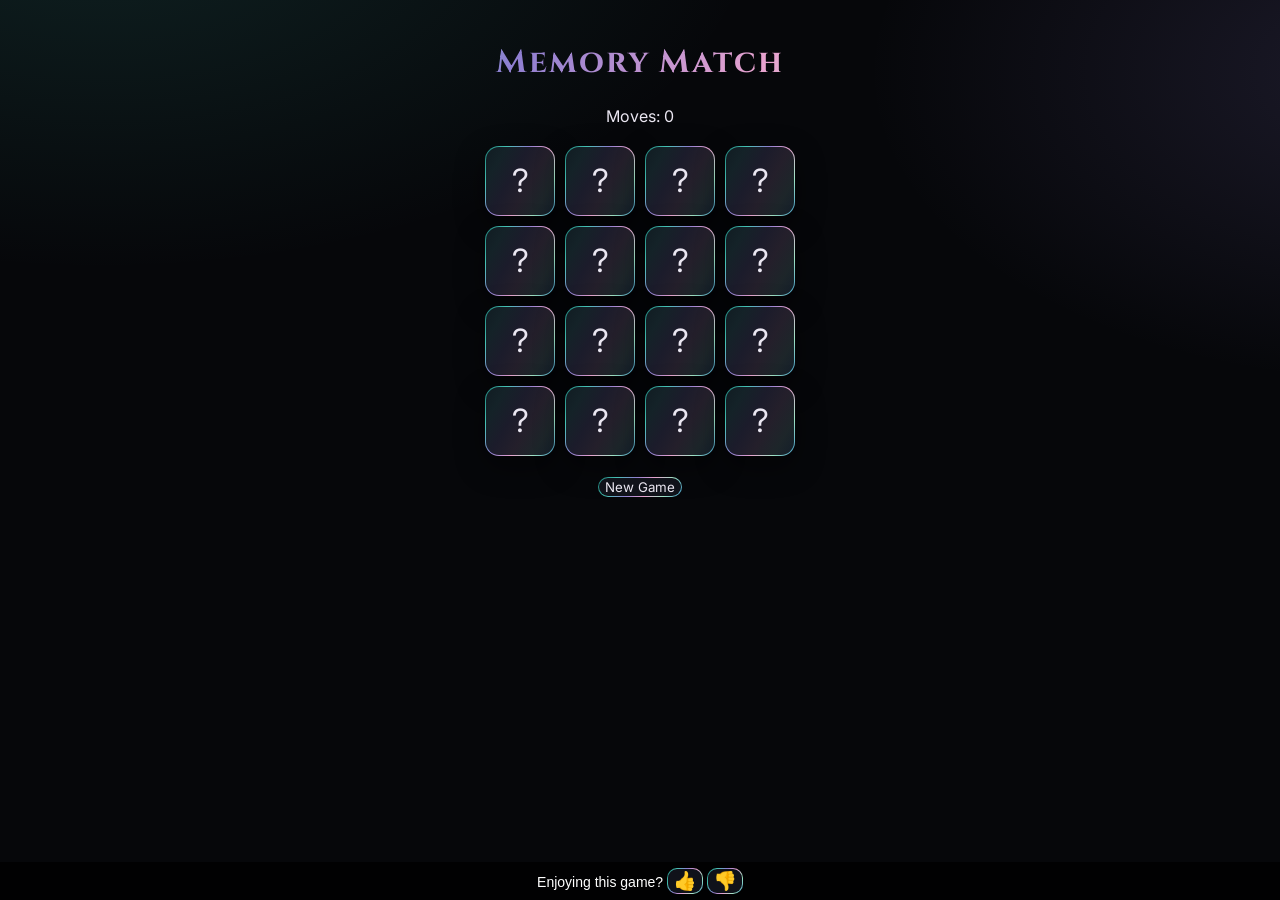
<file: games/memory-match/index.html>
<!DOCTYPE html>
<html lang="en">
<head>
<meta charset="UTF-8">
<meta name="viewport" content="width=device-width, initial-scale=1">
<title>Memory Match</title>
<style>
body{font-family:sans-serif;text-align:center;background:#f4f1ea;margin:0;padding:20px}
#board{display:grid;grid-template-columns:repeat(4,70px);gap:10px;justify-content:center;margin:20px auto}
.card{width:70px;height:70px;font-size:32px;border:none;border-radius:10px;background:#2d6a4f;color:#fff;cursor:pointer}
.card.open,.card.done{background:#fff;color:#000}
.card.done{opacity:.5}
</style>
<link rel="stylesheet" href="../../shared/theme.css">
</head>
<body>
<h1>Memory Match</h1>
<p>Moves: <span id="moves">0</span></p>
<div id="board"></div>
<button onclick="start()">New Game</button>
<script>
const symbols=["🍎","🍌","🍇","🍒","🍋","🍉","🍓","🥝"];
let first=null,lock=false,moves=0,matched=0;
function start(){
 const deck=[...symbols,...symbols].sort(()=>Math.random()-.5);
 const board=document.getElementById("board");
 board.innerHTML="";moves=0;matched=0;first=null;lock=false;
 document.getElementById("moves").textContent=0;
 deck.forEach(s=>{
  const b=document.createElement("button");
  b.className="card";b.dataset.s=s;b.textContent="?";
  b.onclick=()=>flip(b);
  board.appendChild(b);
 });
}
function flip(b){
 if(lock||b.classList.contains("open")||b.classList.contains("done"))return;
 b.classList.add("open");b.textContent=b.dataset.s;
 if(!first){first=b;return;}
 moves++;document.getElementById("moves").textContent=moves;
 if(first.dataset.s===b.dataset.s){
  first.classList.add("done");b.classList.add("done");first=null;matched++;
  if(matched===8)setTimeout(()=>alert("You won in "+moves+" moves!"),200);
 } else {
  lock=true;
  setTimeout(()=>{
   [first,b].forEach(x=>{x.classList.remove("open");x.textContent="?";});
   first=null;lock=false;
  },800);
 }
}
start();
</script>
<script data-goatcounter="https://abimaels-andromeda.goatcounter.com/count" async src="//gc.zgo.at/count.js"></script>
<div id="fb" style="position:fixed;bottom:0;left:0;right:0;padding:6px;background:rgba(0,0,0,.8);color:#fff;font-family:sans-serif;font-size:14px;text-align:center;z-index:99999">
Enjoying this game?
<button onclick="vote('up')" style="font-size:18px">&#128077;</button>
<button onclick="vote('down')" style="font-size:18px">&#128078;</button>
<span id="fbmsg"></span>
</div>
<script>
function vote(kind) {
  var key = 'voted:' + location.pathname;
  try {
    if (localStorage.getItem(key)) {
      document.getElementById('fbmsg').textContent = 'You already voted';
      return;
    }
  } catch (e) {}
  if (window.goatcounter && window.goatcounter.count) {
    window.goatcounter.count({path: 'thumbs-' + kind + location.pathname, title: 'Thumbs ' + kind, event: true});
  }
  try { localStorage.setItem(key, '1'); } catch (e) {}
  document.getElementById('fbmsg').textContent = 'Thanks!';
}
</script>
</body>
</html>
</file>
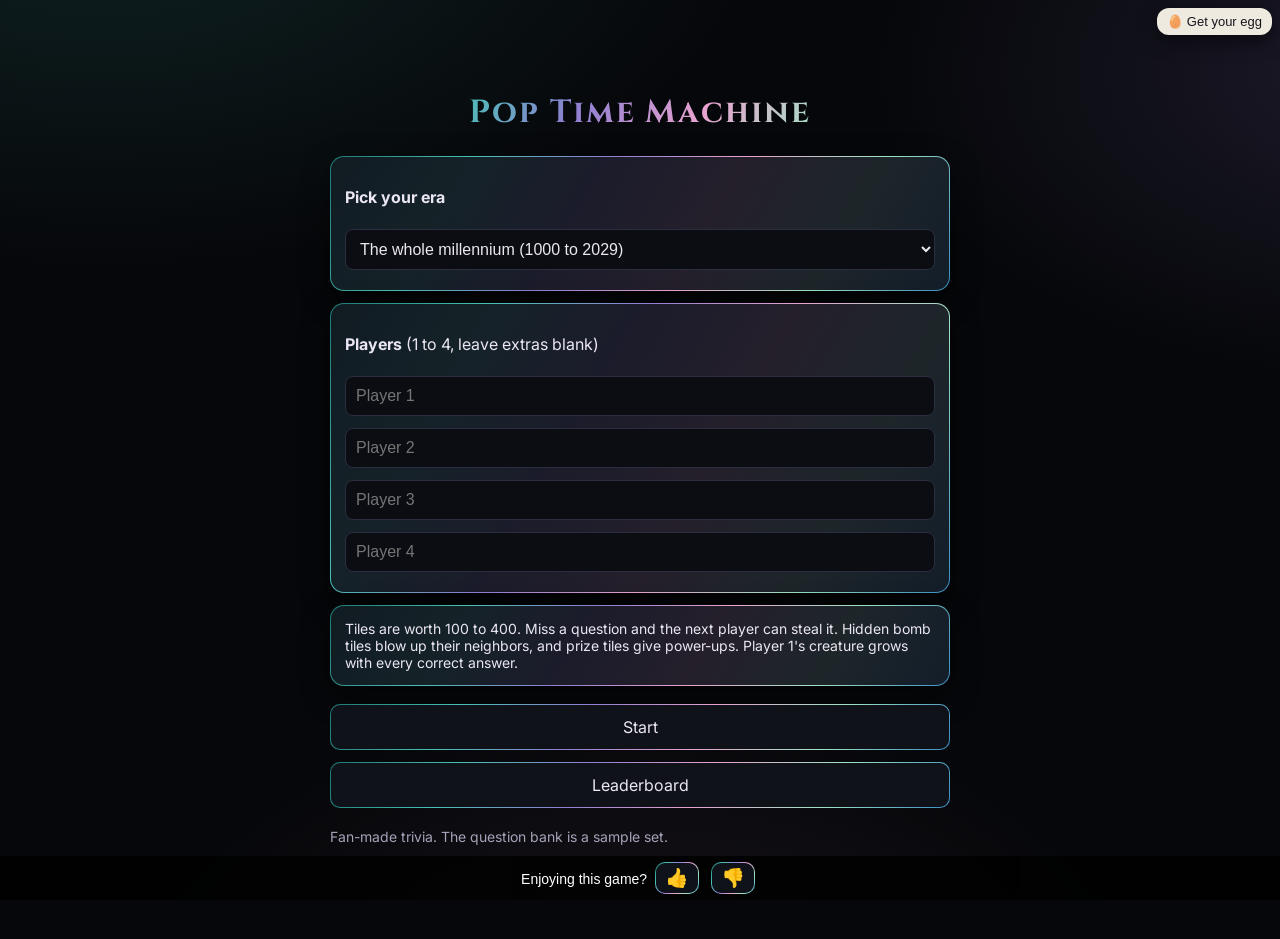
<file: games/pop-time-machine/index.html>
<!DOCTYPE html>
<html lang="en">
<head>
<meta charset="UTF-8">
<meta name="viewport" content="width=device-width, initial-scale=1">
<title>Pop Time Machine</title>
<style>
body{margin:0;background:#14111f;color:#eee;font-family:sans-serif}
main{max-width:620px;margin:0 auto;padding:70px 16px 80px}
h1{text-align:center}
.card{background:#1f1a33;border:1px solid #3a3160;border-radius:12px;padding:14px;margin:12px 0}
button{background:#6d4bd8;color:#fff;border:0;border-radius:8px;padding:12px 16px;font-size:16px;margin:6px 0;cursor:pointer;width:100%}
button.opt{background:#2c2550;text-align:left}
button.good{background:#2e9e5b}
button.bad{background:#a33}
input,select{width:100%;padding:10px;font-size:16px;margin:6px 0;border-radius:8px;border:1px solid #3a3160;background:#14111f;color:#eee;box-sizing:border-box}
.small{color:#a9a3c4;font-size:14px}
.sc{display:flex;flex-wrap:wrap;gap:8px;justify-content:center}
.pl{padding:6px 10px;border-radius:20px;background:#2c2550}
.pl.on{background:#6d4bd8}
.grid{display:grid;grid-template-columns:repeat(5,1fr);gap:8px}
.tile{padding:18px 0;margin:0;font-weight:bold}
.gone{display:flex;align-items:center;justify-content:center;opacity:.5;font-size:22px}
table{width:100%;border-collapse:collapse}
td,th{padding:6px;text-align:left;border-bottom:1px solid #3a3160}
</style>
<link rel="stylesheet" href="../../shared/theme.css">
</head>
<body>
<main id="app"></main>
<script src="../../shared/creature.js"></script>
<script>
// [year, tier, question, right answer, wrong, wrong, wrong]
var Q = [
[1000,2,"Beowulf, an Old English epic from around the year 1000, features a hero who fights which monster?","Grendel","Fafnir","Medusa","Cerberus"],
[1010,4,"The Tale of Genji, often called the world's first novel, was written around 1010 in which country?","Japan","China","Korea","India"],
[1136,3,"A 1136 history by Geoffrey of Monmouth helped popularize which legendary king?","King Arthur","Charlemagne","Robin Hood","Richard the Lionheart"],
[1300,2,"Which traveler's famous book described a journey to the court of Kublai Khan?","Marco Polo","Christopher Columbus","Vasco da Gama","Leif Erikson"],
[1320,3,"Dante's 'Inferno' is the first part of which epic poem?","The Divine Comedy","The Decameron","The Aeneid","Paradise Lost"],
[1400,2,"Who wrote 'The Canterbury Tales' around the year 1400?","Geoffrey Chaucer","William Shakespeare","Dante Alighieri","John Milton"],
[1429,2,"Which French heroine helped lift the siege of Orleans in 1429?","Joan of Arc","Marie Antoinette","Catherine de Medici","Eleanor of Aquitaine"],
[1455,1,"Johannes Gutenberg's printing press made which book famous in the 1450s?","The Bible","The Odyssey","The Canterbury Tales","Romeo and Juliet"],
[1503,1,"Who painted the Mona Lisa?","Leonardo da Vinci","Michelangelo","Raphael","Botticelli"],
[1595,2,"Shakespeare's 'Romeo and Juliet' is mainly set in which Italian city?","Verona","Venice","Florence","Rome"],
[1600,1,"Which Shakespeare play includes the line 'To be, or not to be'?","Hamlet","Macbeth","Othello","King Lear"],
[1605,2,"In 'Don Quixote', the hero famously charges at what?","Windmills","Castles","Dragons","Ships"],
[1718,4,"Which pirate known as Blackbeard died in 1718?","Edward Teach","Henry Morgan","Calico Jack","Captain Kidd"],
[1719,3,"Who wrote 'Robinson Crusoe'?","Daniel Defoe","Jonathan Swift","Henry Fielding","Samuel Richardson"],
[1726,3,"In 'Gulliver's Travels', what are the tiny people called?","Lilliputians","Brobdingnagians","Yahoos","Houyhnhnms"],
[1791,2,"Which composer wrote the opera 'The Magic Flute'?","Mozart","Haydn","Bach","Vivaldi"],
[1813,2,"Which Jane Austen heroine marries Mr. Darcy?","Elizabeth Bennet","Emma Woodhouse","Anne Elliot","Elinor Dashwood"],
[1818,1,"Who wrote 'Frankenstein'?","Mary Shelley","Jane Austen","Emily Bronte","Charlotte Bronte"],
[1824,3,"Beethoven's Ninth Symphony ends with a famous 'Ode to ___'","Joy","Sorrow","Spring","Freedom"],
[1843,3,"In 'A Christmas Carol', what is the name of Scrooge's late business partner?","Jacob Marley","Bob Cratchit","Fezziwig","Tiny Tim"],
[1851,1,"In 'Moby-Dick', Captain Ahab hunts what?","A white whale","A giant squid","A shark","A sea serpent"],
[1865,1,"In 'Alice's Adventures in Wonderland', what does Alice follow down the rabbit hole?","The White Rabbit","The Cheshire Cat","The Mad Hatter","The Dormouse"],
[1870,3,"Jules Verne's 'Twenty Thousand Leagues Under the Sea' features which submarine captain?","Captain Nemo","Captain Ahab","Captain Hook","Captain Flint"],
[1887,2,"Which author created Sherlock Holmes?","Arthur Conan Doyle","Agatha Christie","H. G. Wells","Wilkie Collins"],
[1889,2,"The Eiffel Tower was built as the entrance to which 1889 event?","The Paris World's Fair","The Summer Olympics","The Great Exhibition","A royal coronation"],
[1897,2,"Who wrote 'Dracula'?","Bram Stoker","Mary Shelley","Oscar Wilde","Edgar Allan Poe"],
[1914,2,"Which silent film star was famous for playing 'The Tramp'?","Charlie Chaplin","Buster Keaton","Harold Lloyd","Rudolph Valentino"],
[1925,2,"Who wrote 'The Great Gatsby'?","F. Scott Fitzgerald","Ernest Hemingway","John Steinbeck","William Faulkner"],
[1925,2,"Louis Armstrong, a jazz legend, was famous for playing which instrument?","Trumpet","Saxophone","Clarinet","Trombone"],
[1928,1,"Which Disney character debuted in the 1928 cartoon 'Steamboat Willie'?","Mickey Mouse","Donald Duck","Goofy","Bugs Bunny"],
[1933,2,"In the original 1933 'King Kong', which New York building does Kong climb?","Empire State Building","Chrysler Building","Woolworth Building","Flatiron Building"],
[1939,1,"In 'The Wizard of Oz', what color is the road Dorothy follows?","Yellow","Red","Green","Silver"],
[1939,3,"In 'Gone with the Wind', which character is played by Clark Gable?","Rhett Butler","Ashley Wilkes","Charles Hamilton","Frank Kennedy"],
[1941,3,"In 'Citizen Kane', what is the mysterious last word Kane whispers?","Rosebud","Xanadu","Mother","Snowfall"],
[1942,3,"Which actor played Rick Blaine in 'Casablanca'?","Humphrey Bogart","Cary Grant","Clark Gable","James Stewart"],
[1950,3,"Which cartoonist created 'Peanuts'?","Charles Schulz","Jim Davis","Bill Watterson","Walt Kelly"],
[1951,1,"Which comedian starred in 'I Love Lucy'?","Lucille Ball","Betty White","Carol Burnett","Doris Day"],
[1954,4,"Which group recorded 'Rock Around the Clock'?","Bill Haley and His Comets","The Platters","Buddy Holly and the Crickets","Little Richard"],
[1955,2,"In which California city did Disneyland open in 1955?","Anaheim","Los Angeles","Burbank","San Diego"],
[1956,2,"Which singer scored a 1956 hit with 'Heartbreak Hotel'?","Elvis Presley","Chuck Berry","Buddy Holly","Little Richard"],
[1957,2,"Which country launched Sputnik, the first artificial satellite, in 1957?","Soviet Union","United States","United Kingdom","Germany"],
[1959,4,"Which star played Sugar Kane in 'Some Like It Hot'?","Marilyn Monroe","Grace Kelly","Audrey Hepburn","Elizabeth Taylor"],
[1960,3,"Who directed the 1960 thriller 'Psycho'?","Alfred Hitchcock","Stanley Kubrick","Orson Welles","Billy Wilder"],
[1964,1,"Which band drew a huge TV audience on 'The Ed Sullivan Show' in February 1964?","The Beatles","The Rolling Stones","The Beach Boys","The Monkees"],
[1964,3,"Who was the lead singer of The Supremes?","Diana Ross","Aretha Franklin","Gladys Knight","Tina Turner"],
[1966,2,"What was the starship called in the original 'Star Trek'?","USS Enterprise","USS Voyager","USS Discovery","USS Defiant"],
[1966,4,"Which actor starred as Batman in the 1966 TV series?","Adam West","Michael Keaton","Val Kilmer","George Clooney"],
[1969,1,"Who was the first person to walk on the Moon?","Neil Armstrong","Buzz Aldrin","Yuri Gagarin","John Glenn"],
[1969,2,"In which U.S. state was the 1969 Woodstock festival held?","New York","California","Pennsylvania","New Jersey"],
[1972,3,"Which company released the arcade game Pong in 1972?","Atari","Nintendo","Sega","Commodore"],
[1974,2,"Which country was the band ABBA from?","Sweden","Norway","Denmark","Finland"],
[1975,2,"Who directed 'Jaws'?","Steven Spielberg","George Lucas","Martin Scorsese","Brian De Palma"],
[1975,2,"Which band recorded 'Bohemian Rhapsody'?","Queen","Led Zeppelin","Pink Floyd","The Who"],
[1977,1,"Who directed the original 'Star Wars'?","George Lucas","Steven Spielberg","Francis Ford Coppola","Ridley Scott"],
[1977,3,"Which actor starred as Tony Manero in 'Saturday Night Fever'?","John Travolta","Al Pacino","Sylvester Stallone","Richard Gere"],
[1978,3,"Which actress played Sandy in the film 'Grease'?","Olivia Newton-John","Stockard Channing","Farrah Fawcett","Goldie Hawn"],
[1978,4,"Which Japanese company released 'Space Invaders' in 1978?","Taito","Namco","Nintendo","Capcom"],
[1980,4,"Erno Rubik, inventor of the Rubik's Cube, was from which country?","Hungary","Romania","Austria","Poland"],
[1981,4,"What was the first music video played on MTV in 1981?","Video Killed the Radio Star","Thriller","Girls Just Want to Have Fun","Take On Me"],
[1982,1,"Which artist released the album 'Thriller' in 1982?","Michael Jackson","Prince","Madonna","Stevie Wonder"],
[1982,1,"In 'E.T. the Extra-Terrestrial', what does the alien want to do?","Phone home","Fly a plane","Win a race","Join a band"],
[1984,3,"In which country was the game Tetris created?","Soviet Union","Japan","United States","Germany"],
[1984,2,"Which singer released 'Like a Virgin' in 1984?","Madonna","Cyndi Lauper","Whitney Houston","Janet Jackson"],
[1985,1,"What kind of car is the time machine in 'Back to the Future'?","DeLorean","Mustang","Corvette","Camaro"],
[1985,2,"Which company released 'Super Mario Bros.' in 1985?","Nintendo","Sega","Atari","Sony"],
[1991,2,"Which band released the album 'Nevermind' in 1991?","Nirvana","Pearl Jam","Soundgarden","Foo Fighters"],
[1994,1,"In 'Friends', what is the name of the coffee shop?","Central Perk","Java Joe's","The Grind","Starbrew"],
[1995,3,"'Toy Story' was the first feature-length film made entirely with what?","Computer animation","Stop motion","Hand-drawn animation","Puppets"],
[1996,1,"In 'Pokemon', which Pokemon is Ash's main partner?","Pikachu","Charmander","Bulbasaur","Squirtle"],
[1996,2,"Which group released the 1996 hit 'Wannabe'?","Spice Girls","All Saints","Destiny's Child","TLC"],
[1996,4,"Tamagotchi, the 1996 digital pet, came from which country?","Japan","South Korea","China","United States"],
[1997,1,"Which actor played Jack in 'Titanic'?","Leonardo DiCaprio","Brad Pitt","Matt Damon","Tom Cruise"],
[1997,1,"Who wrote 'Harry Potter and the Philosopher's Stone'?","J. K. Rowling","Roald Dahl","C. S. Lewis","Philip Pullman"],
[1999,2,"In 'The Matrix', which color pill does Neo take to learn the truth?","Red","Blue","Green","Yellow"],
[2001,1,"What kind of creature is Shrek?","An ogre","A troll","A giant","A goblin"],
[2001,2,"Which company released the iPod in 2001?","Apple","Sony","Microsoft","Samsung"],
[2001,2,"Who directed 'The Lord of the Rings' film trilogy?","Peter Jackson","James Cameron","Ridley Scott","George Lucas"],
[2004,1,"Who is best known as the founder of Facebook?","Mark Zuckerberg","Jack Dorsey","Evan Spiegel","Larry Page"],
[2005,4,"What was the title of the first video uploaded to YouTube in 2005?","Me at the zoo","Charlie bit my finger","Evolution of Dance","Leave Britney Alone"],
[2005,2,"Who wrote the novel 'Twilight'?","Stephenie Meyer","Suzanne Collins","J. K. Rowling","Veronica Roth"],
[2006,2,"Which company made the Wii console?","Nintendo","Sony","Microsoft","Sega"],
[2007,2,"Which Apple CEO unveiled the first iPhone in 2007?","Steve Jobs","Tim Cook","Steve Wozniak","Bill Gates"],
[2009,3,"What are the blue beings in 'Avatar' called?","Na'vi","Klingons","Vulcans","Ewoks"],
[2011,2,"Which house's motto in 'Game of Thrones' is 'Winter Is Coming'?","Stark","Lannister","Targaryen","Baratheon"],
[2012,1,"Which actor played Iron Man in the Marvel films?","Robert Downey Jr.","Chris Evans","Chris Hemsworth","Mark Ruffalo"],
[2012,3,"Which company bought Instagram in 2012?","Facebook","Google","Twitter","Snapchat"],
[2013,1,"Which song from 'Frozen' won an Oscar for Best Original Song?","Let It Go","Do You Want to Build a Snowman?","For the First Time in Forever","Love Is an Open Door"],
[2015,3,"Who created the Broadway musical 'Hamilton'?","Lin-Manuel Miranda","Andrew Lloyd Webber","Stephen Sondheim","Jonathan Larson"],
[2017,3,"Which company made 'Fortnite'?","Epic Games","Activision","Valve","Riot Games"],
[2019,2,"Which artist had the 2019 hit 'Old Town Road'?","Lil Nas X","Post Malone","Drake","Travis Scott"],
[2020,2,"Which K-pop group released the 2020 hit 'Dynamite'?","BTS","BLACKPINK","EXO","TWICE"],
[2021,2,"Which country is the series 'Squid Game' from?","South Korea","Japan","China","Thailand"],
[2022,1,"Which company launched ChatGPT in November 2022?","OpenAI","Google","Meta","Microsoft"],
[2022,3,"Which newspaper bought the word game Wordle in 2022?","The New York Times","The Washington Post","The Guardian","USA Today"],
[2022,4,"Which film won Best Picture at the 2023 Oscars?","Everything Everywhere All at Once","The Banshees of Inisherin","Top Gun: Maverick","Avatar: The Way of Water"],
[2023,1,"Which singer's 'Eras Tour' became a record-breaking 2023 tour?","Taylor Swift","Beyonce","Adele","Harry Styles"],
[2023,3,"Who directed the 2023 film 'Barbie'?","Greta Gerwig","Sofia Coppola","Nora Ephron","Patty Jenkins"],
[2023,3,"Who directed the 2023 film 'Oppenheimer'?","Christopher Nolan","Denis Villeneuve","Martin Scorsese","Ridley Scott"]
];

var ERAS = [
["The whole millennium (1000 to 2029)",1000,2029],
["Medieval (1000 to 1499)",1000,1499],
["Early modern (1500 to 1799)",1500,1799],
["The 1800s",1800,1899],
["1900 to 1949",1900,1949],
["The 1950s",1950,1959],["The 1960s",1960,1969],["The 1970s",1970,1979],
["The 1980s",1980,1989],["The 1990s",1990,1999],["The 2000s",2000,2009],
["The 2010s",2010,2019],["The 2020s",2020,2029]
];

var COLS = 5, tiles = [], players = [], cur = 0, eraName = "";
var app = document.getElementById("app");

function esc(s) {
  return String(s).replace(/[&<>"]/g, function (c) {
    return { "&": "&amp;", "<": "&lt;", ">": "&gt;", '"': "&quot;" }[c];
  });
}
function shuffle(a) {
  a = a.slice();
  for (var i = a.length - 1; i > 0; i--) {
    var j = Math.floor(Math.random() * (i + 1));
    var t = a[i]; a[i] = a[j]; a[j] = t;
  }
  return a;
}
function loadLB() {
  try { return JSON.parse(localStorage.getItem("pt_lb") || "[]"); } catch (e) { return []; }
}
function badges(p) {
  return (p.double > 0 ? " [2x]" : "") + (p.shield > 0 ? " [shield]" : "");
}
function cell(r, c) {
  return tiles.filter(function (t) { return t.r === r && t.c === c; })[0];
}
function neighbors(t) {
  return tiles.filter(function (o) {
    return !o.gone && o !== t &&
      ((o.c === t.c && Math.abs(o.r - t.r) === 1) || (o.r === t.r && Math.abs(o.c - t.c) === 1));
  });
}

function home() {
  var h = '<h1>Pop Time Machine</h1><div class="card"><p><b>Pick your era</b></p><select id="era">';
  ERAS.forEach(function (e, i) { h += '<option value="' + i + '">' + e[0] + '</option>'; });
  h += '</select></div><div class="card"><p><b>Players</b> (1 to 4, leave extras blank)</p>';
  for (var i = 0; i < 4; i++) { h += '<input class="nm" placeholder="Player ' + (i + 1) + '" maxlength="16">'; }
  h += '</div><div class="card small">Tiles are worth 100 to 400. Miss a question and the next player can steal it. ' +
       'Hidden bomb tiles blow up their neighbors, and prize tiles give power-ups. Player 1\'s creature grows with every correct answer.</div>' +
       '<button id="go">Start</button><button id="lb">Leaderboard</button>' +
       '<p class="small">Fan-made trivia. The question bank is a sample set.</p>';
  app.innerHTML = h;
  document.getElementById("go").addEventListener("click", start);
  document.getElementById("lb").addEventListener("click", showLB);
}

function start() {
  var era = ERAS[Number(document.getElementById("era").value)];
  eraName = era[0];
  var names = [];
  app.querySelectorAll("input.nm").forEach(function (i) {
    if (i.value.trim()) { names.push(i.value.trim()); }
  });
  if (!names.length) { names = ["Player 1", "Player 2"]; }
  players = names.map(function (n) { return { name: n, score: 0, double: 0, shield: 0 }; });
  cur = 0;
  if (window.Creature) { players[0].shield += Creature.startShields(); Creature.startRun(); }
  buildBoard(era);
  showBoard();
}

function buildBoard(era) {
  var pool = Q.filter(function (q) { return q[0] >= era[1] && q[0] <= era[2]; });
  tiles = [];
  for (var r = 0; r < 4; r++) {
    var row = shuffle(pool.filter(function (q) { return q[1] === r + 1; })).slice(0, COLS);
    row.forEach(function (q, c) {
      tiles.push({ r: r, c: c, tier: r + 1, q: q, gone: false, boom: false, dead: false, bomb: false, prize: null });
    });
  }
  var mid = shuffle(tiles.filter(function (t) { return t.tier >= 2; }));
  var nb = Math.min(2, Math.floor(tiles.length / 8));
  var np = Math.min(3, Math.floor(tiles.length / 6));
  for (var i = 0; i < nb && i < mid.length; i++) { mid[i].bomb = true; }
  for (var j = nb; j < nb + np && j < mid.length; j++) {
    mid[j].prize = Math.random() < 0.5 ? "2x" : "shield";
  }
}

function showBoard() {
  var h = '<h1>Pop Time Machine</h1><p class="small" style="text-align:center">' + esc(eraName) + '</p><div class="sc">';
  players.forEach(function (p, i) {
    h += '<span class="pl' + (i === cur ? ' on' : '') + '">' + esc(p.name) + ' ' + p.score + badges(p) + '</span>';
  });
  h += '</div><p class="small" style="text-align:center">' + esc(players[cur].name) + ', pick a tile.</p><div class="grid">';
  for (var r = 0; r < 4; r++) {
    if (!tiles.some(function (t) { return t.r === r; })) { continue; }
    for (var c = 0; c < COLS; c++) {
      var t = cell(r, c);
      if (!t) { h += '<div></div>'; }
      else if (t.gone) { h += '<div class="gone">' + (t.boom ? '&#128165;' : t.dead ? '&#10007;' : '&#10003;') + '</div>'; }
      else { h += '<button class="tile" data-r="' + r + '" data-c="' + c + '">' + ((r + 1) * 100) + '</button>'; }
    }
  }
  h += '</div>';
  app.innerHTML = h;
  app.querySelectorAll("button.tile").forEach(function (b) {
    b.addEventListener("click", function () {
      ask(cell(Number(b.dataset.r), Number(b.dataset.c)), cur, false, null);
    });
  });
}

function ask(t, who, steal, banned) {
  var opts = shuffle(t.q.slice(3)).filter(function (o) { return o !== banned; });
  if (who === 0 && window.Creature) { opts = Creature.trim(opts, t.q[3]); }
  var h = '<h1>' + (steal ? 'STEAL! ' : '') + (t.tier * 100) + ' points</h1><div class="card">' +
          '<p class="small">' + esc(players[who].name) + ' is up</p>' + (who === 0 && window.Creature ? Creature.note() : '');
  if (t.bomb) { h += '<p>&#128163; Bomb tile: a correct answer blows up the tiles next to it!</p>'; }
  if (t.prize) { h += '<p>&#127873; Prize tile: a correct answer wins a power-up!</p>'; }
  h += '<p><b>' + esc(t.q[2]) + '</b></p>';
  opts.forEach(function (o, i) { h += '<button class="opt" data-i="' + i + '">' + esc(o) + '</button>'; });
  h += '</div>';
  app.innerHTML = h;
  var btns = app.querySelectorAll("button.opt");
  btns.forEach(function (b) {
    b.addEventListener("click", function () {
      var picked = opts[Number(b.dataset.i)];
      var right = picked === t.q[3];
      btns.forEach(function (x) {
        x.disabled = true;
        if (opts[Number(x.dataset.i)] === t.q[3]) { x.className = "opt good"; }
      });
      if (!right) { b.className = "opt bad"; }
      resolve(t, who, steal, right, picked);
    });
  });
}

function resolve(t, who, steal, right, picked) {
  var p = players[who], n = players.length, msg = "", after;
  if (right) {
    var pts = t.tier * 100;
    if (who === 0 && window.Creature) { pts = Math.round(pts * Creature.scoreBoost()); }
    if (p.double > 0) { pts *= 2; p.double--; msg += "2x power-up used! "; }
    p.score += pts; t.gone = true;
    msg += esc(p.name) + " scores " + pts + "! ";
    if (who === 0 && window.Creature) { var cn = Creature.feed(t.tier, eraName); if (cn) { msg += cn + " "; } }
    if (t.bomb) {
      var ns = neighbors(t), bonus = 0;
      ns.forEach(function (x) { x.gone = true; x.boom = true; bonus += x.tier * 50; });
      p.score += bonus;
      msg += "&#128165; BOOM! " + ns.length + " nearby questions explode (+" + bonus + " bonus). ";
    }
    if (t.prize) {
      if (t.prize === "2x") { p.double++; msg += "&#127873; Prize: double points on your next correct answer! "; }
      else { p.shield++; msg += "&#127873; Prize: a shield against steals! "; }
    }
    after = function () { cur = steal ? who : (who + 1) % n; next(); };
  } else if (!steal && n > 1 && p.shield <= 0) {
    msg = esc(p.name) + " missed. " + esc(players[(who + 1) % n].name) + " can try to steal it!";
    after = function () { ask(t, (who + 1) % n, true, picked); };
  } else {
    if (!steal && p.shield > 0) { p.shield--; msg += "Shield used: no steal allowed. "; }
    msg += "Nobody scored. The tile is burned." + (t.bomb ? " The bomb was a dud." : "");
    t.gone = true; t.dead = true;
    after = function () { cur = (who + 1) % n; next(); };
  }
  var box = document.createElement("div");
  box.className = "card";
  box.innerHTML = msg;
  app.appendChild(box);
  var nb = document.createElement("button");
  nb.textContent = "Continue";
  nb.addEventListener("click", function () { after(); });
  app.appendChild(nb);
}

function next() {
  if (tiles.every(function (t) { return t.gone; })) { end(); } else { showBoard(); }
}

function end() {
  var ranked = players.slice().sort(function (a, b) { return b.score - a.score; });
  var lb = loadLB();
  ranked.forEach(function (p) { lb.push({ name: p.name, era: eraName, score: p.score }); });
  lb.sort(function (a, b) { return b.score - a.score; });
  try { localStorage.setItem("pt_lb", JSON.stringify(lb.slice(0, 50))); } catch (e) {}
  var h = '<h1>Game over!</h1><div class="card"><p><b>' + esc(ranked[0].name) + ' wins!</b></p><table><tr><th>#</th><th>Player</th><th>Score</th></tr>';
  ranked.forEach(function (p, i) { h += '<tr><td>' + (i + 1) + '</td><td>' + esc(p.name) + '</td><td>' + p.score + '</td></tr>'; });
  h += '</table></div><button id="lb">Leaderboard</button><button id="again">Play again</button>';
  app.innerHTML = h;
  document.getElementById("lb").addEventListener("click", showLB);
  document.getElementById("again").addEventListener("click", home);
}

function showLB() {
  var lb = loadLB().slice(0, 10);
  var h = '<h1>Leaderboard</h1><div class="card">';
  if (!lb.length) { h += '<p>No scores yet.</p>'; }
  else {
    h += '<table><tr><th>#</th><th>Player</th><th>Era</th><th>Score</th></tr>';
    lb.forEach(function (e, i) {
      h += '<tr><td>' + (i + 1) + '</td><td>' + esc(e.name) + '</td><td>' + esc(e.era) + '</td><td>' + e.score + '</td></tr>';
    });
    h += '</table>';
  }
  h += '<p class="small">Scores are saved on this device.</p></div><button id="back">Back</button>';
  app.innerHTML = h;
  document.getElementById("back").addEventListener("click", home);
}

home();
</script>
<script data-goatcounter="https://abimaels-andromeda.goatcounter.com/count" async src="//gc.zgo.at/count.js"></script>
<div id="fb" style="position:fixed;bottom:0;left:0;right:0;padding:6px;background:rgba(0,0,0,.8);color:#fff;font-family:sans-serif;font-size:14px;text-align:center;z-index:99999">
Enjoying this game?
<button onclick="vote('up')" style="font-size:18px;width:auto;margin:0 4px;padding:4px 10px">&#128077;</button>
<button onclick="vote('down')" style="font-size:18px;width:auto;margin:0 4px;padding:4px 10px">&#128078;</button>
<span id="fbmsg"></span>
</div>
<script>
function vote(kind) {
  var key = 'voted:' + location.pathname;
  try {
    if (localStorage.getItem(key)) {
      document.getElementById('fbmsg').textContent = 'You already voted';
      return;
    }
  } catch (e) {}
  if (window.goatcounter && window.goatcounter.count) {
    window.goatcounter.count({path: 'thumbs-' + kind + location.pathname, title: 'Thumbs ' + kind, event: true});
  }
  try { localStorage.setItem(key, '1'); } catch (e) {}
  document.getElementById('fbmsg').textContent = 'Thanks!';
}
</script>
</body>
</html>
</file>
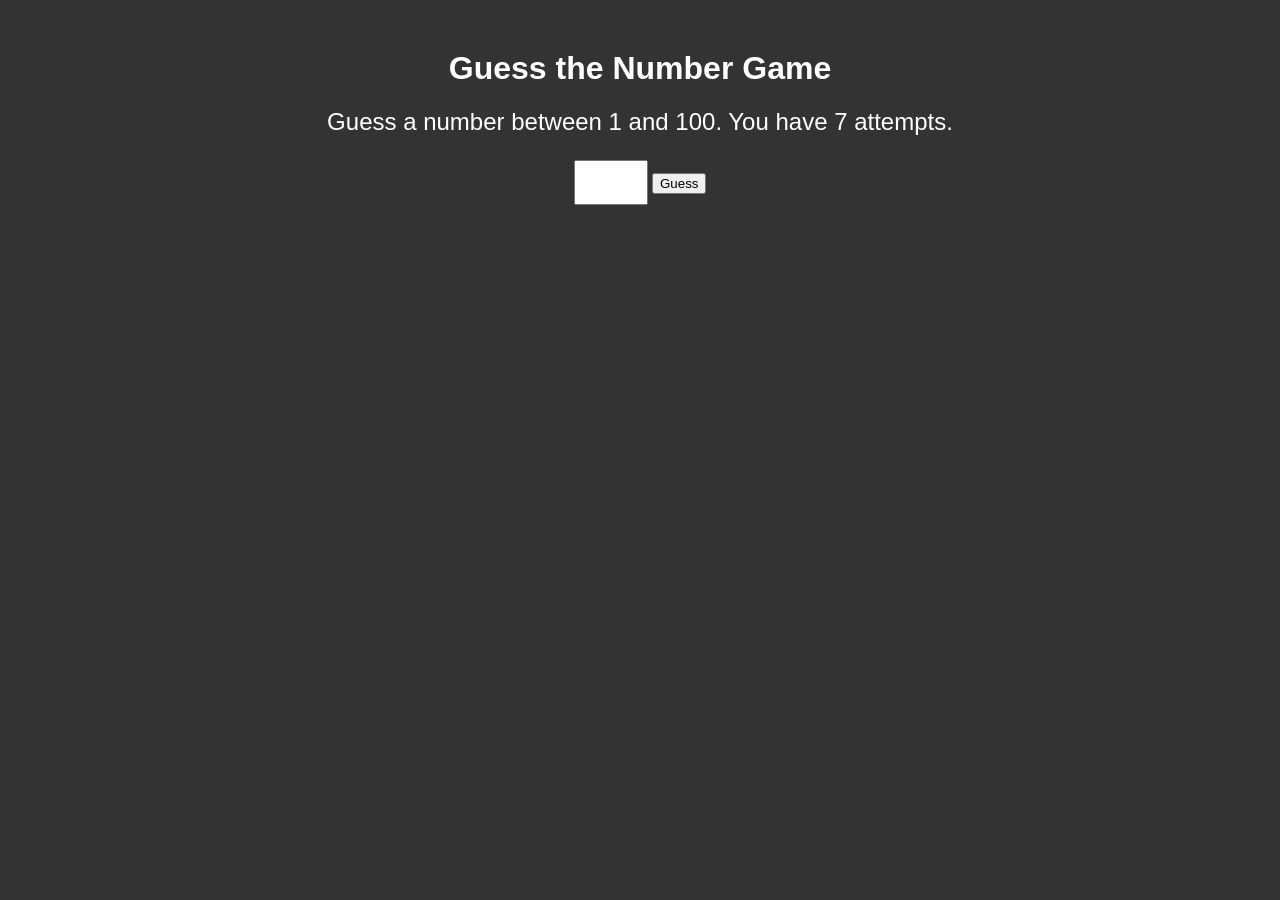
<file: logs/failed/failed-20261115-004844.html>
<!DOCTYPE html>
<html lang="en">
<head>
<meta charset="UTF-8">
<meta name="viewport" content="width=device-width, initial-scale=1.0">
<title>Guess the Number Game</title>
<style>
  body { background-color: #333; color: #fff; font-family: Arial, sans-serif; }
  #game { text-align: center; margin-top: 50px; }
  #guessInput { width: 50px; padding: 10px; font-size: 18px; }
  #result, #instructions { margin-top: 20px; font-size: 24px; }
  #canvas { margin-top: 50px; }
</style>
</head>
<body>
<div id="game">
  <h1>Guess the Number Game</h1>
  <p id="instructions">Guess a number between 1 and 100. You have 7 attempts.</p>
  <input type="number" id="guessInput" min="1" max="100">
  <button onclick="submitGuess()">Guess</button>
  <p id="result"></p>
  <canvas id="canvas" width="400" height="200"></canvas>
</div>

<script>
const secretNumber = Math.floor(Math.random() * 100) + 1;
let attempts = 7;
const canvas = document.getElementById('canvas');
const ctx = canvas.getContext('2d');
const guesses = [];

function submitGuess() {
  const guess = parseInt(document.getElementById('guessInput').value);
  const result = document.getElementById('result');
  attempts--;

  if (isNaN(guess) || guess < 1 || guess > 100) {
    result.textContent = 'Please enter a valid number between 1 and 100.';
  } else if (guess == secretNumber) {
    result.textContent = 'Congratulations! You guessed the number!';
    drawVictory();
  } else if (attempts > 0) {
    result.textContent = guess < secretNumber ? 'Higher' : 'Lower';
    guesses.push(guess);
    drawGuesses(guesses);
  } else {
    result.textContent = `Game Over! The number was ${secretNumber}.`;
    drawDefeat();
  }
}

function drawVictory() {
  ctx.fillStyle = 'green';
  ctx.fillRect(0, 0, canvas.width, canvas.height);
}

function drawDefeat() {
  ctx.fillStyle = 'red';
  ctx.fillRect(0, 0, canvas.width, canvas.height);
}

function drawGuesses(guesses) {
  ctx.clearRect(0, 0, canvas.width, canvas.height);
  ctx.fillStyle = 'blue';
  ctx.font = '36px Arial';
  guesses.forEach((guess, index) => {
    ctx.fillText(guess, 50, 50 + index * 50);
  });
}
</script>
</body>
</html>
</file>
<file: shared/theme.css>
@import url("https://fonts.googleapis.com/css2?family=Cinzel:wght@500;700&family=Inter:wght@400;600&display=swap");

:root {
  --ink: #06070a;
  --panel: rgba(15, 17, 25, 0.9);
  --pearl: #efeae0;
  --text: #ebe7f2;
  --muted: #a6a2b8;
  --gold: #e6d3a1;
  --ab: linear-gradient(120deg, #1d7a74, #46c2b4, #8f7fd1, #e8a3cf, #9fe3c4, #3a8fc1);
}

html { background: var(--ink); }
body {
  background:
    radial-gradient(1100px 600px at 8% -10%, rgba(70, 194, 180, 0.14), transparent 60%),
    radial-gradient(900px 520px at 110% 8%, rgba(143, 127, 209, 0.16), transparent 60%),
    radial-gradient(900px 640px at 50% 120%, rgba(232, 163, 207, 0.1), transparent 60%),
    var(--ink);
  background-attachment: fixed;
  color: var(--text);
  font-family: Inter, system-ui, sans-serif;
}
h1, h2 {
  font-family: Cinzel, Georgia, serif;
  letter-spacing: 0.06em;
  background: var(--ab);
  -webkit-background-clip: text;
  background-clip: text;
  color: transparent;
}
.small, header p, .desc { color: var(--muted); }
.card, a.card {
  background: linear-gradient(var(--panel), var(--panel)) padding-box, var(--ab) border-box;
  border: 1px solid transparent;
  border-radius: 14px;
  box-shadow: 0 10px 30px rgba(0, 0, 0, 0.45);
  color: var(--text);
}
a.card .score { color: var(--gold); }
button, a.btn {
  font-family: inherit;
  background: linear-gradient(#10121a, #10121a) padding-box, var(--ab) border-box;
  border: 1px solid transparent;
  color: var(--text);
  border-radius: 10px;
}
button:hover, a.btn:hover { filter: brightness(1.18); }
button.alt { background: linear-gradient(#1a1430, #1a1430) padding-box, var(--ab) border-box; }
button.opt { background: linear-gradient(#0b0d13, #0b0d13) padding-box, linear-gradient(120deg, #2a3040, #3b3552) border-box; }
button.good { background: #2e9e5b; border: 1px solid #2e9e5b; color: #fff; }
button.bad { background: #b03a3a; border: 1px solid #b03a3a; color: #fff; }
.tile { color: var(--gold); font-family: Cinzel, Georgia, serif; }
.pl { background: #131622; border: 1px solid #2a2e3e; }
.pl.on { background: linear-gradient(#1b1630, #1b1630) padding-box, var(--ab) border-box; border: 1px solid transparent; }
input, select { background: #0b0d13; border: 1px solid #2a2e3e; color: var(--text); }
.bar { background: #1b1f2c; }
td, th { border-bottom: 1px solid #262a38; }

/* The one light color: creatures stand on pearl */
.v3d {
  background: var(--pearl);
  border-radius: 18px;
  box-shadow: 0 8px 26px rgba(0, 0, 0, 0.55);
}
.grid button:not(.tile) { background: var(--pearl); color: #15151d; border: 0; }
#creature-badge { background: var(--pearl) !important; color: #15151d !important; box-shadow: 0 6px 18px rgba(0, 0, 0, 0.5); }
#creature-badge a { color: #15151d !important; }
</file>
